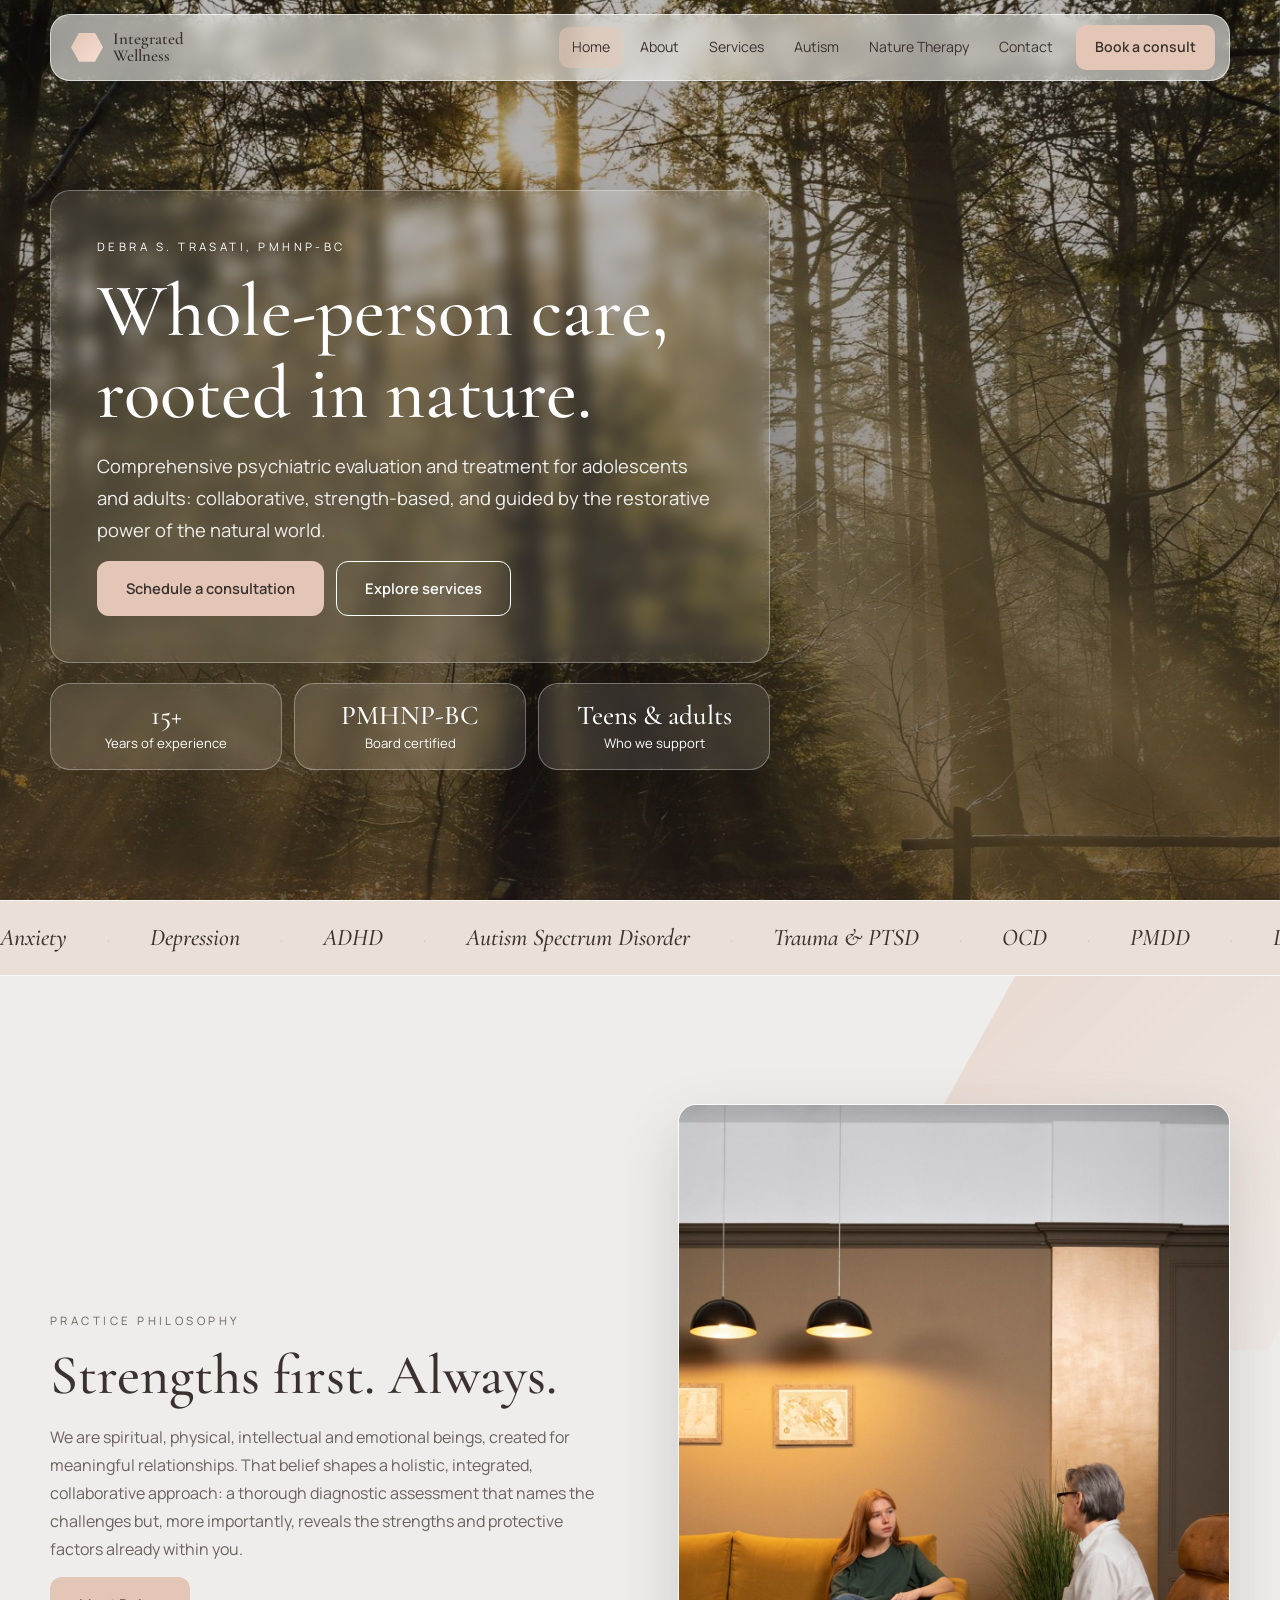
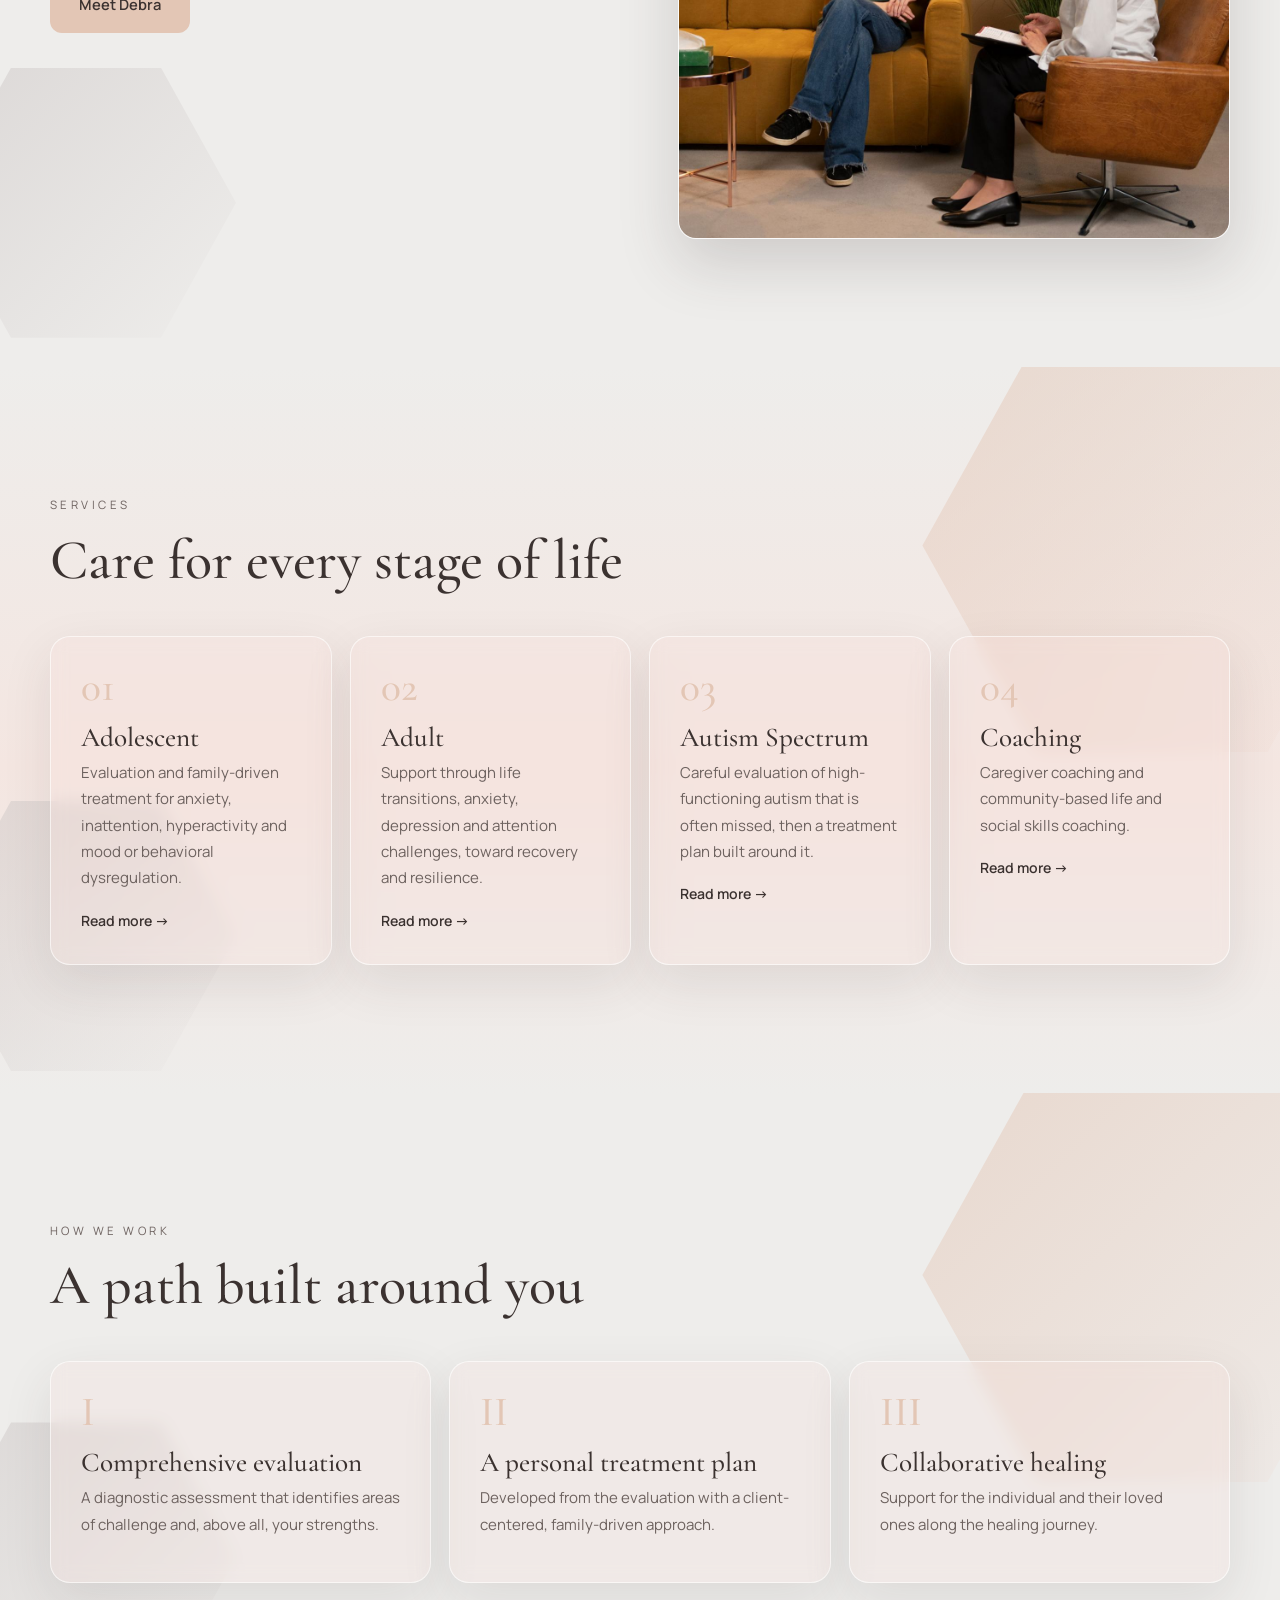
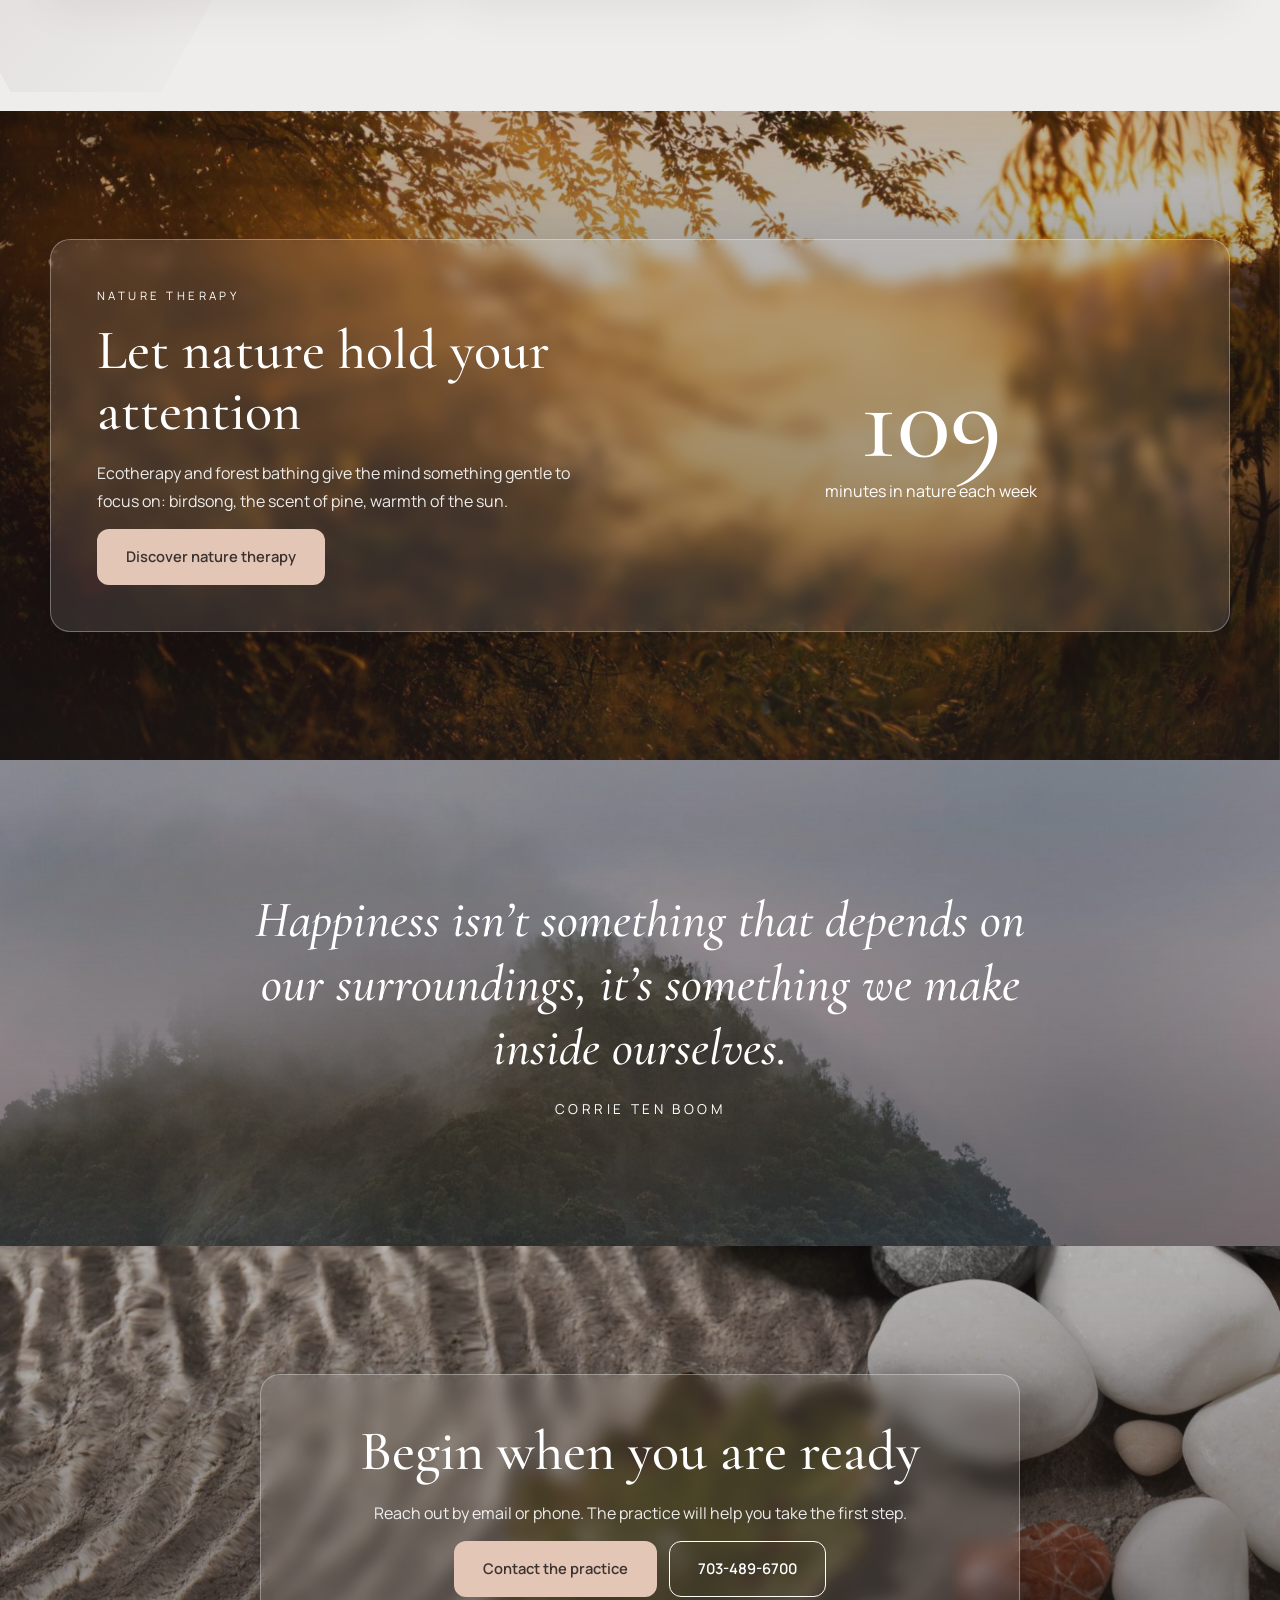
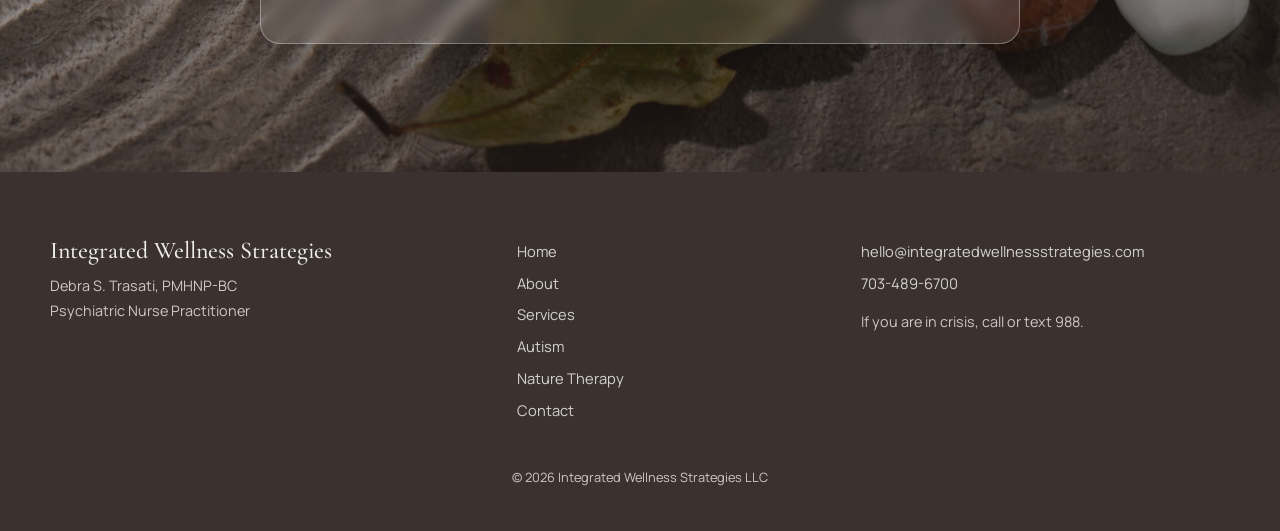
<file: index.html>
<!doctype html><html lang="en"><head><meta charset="utf-8"><meta name="viewport" content="width=device-width,initial-scale=1"><title>Psychiatric Nurse Practitioner | Integrated Wellness Strategies</title><meta name="description" content="Comprehensive, strength-based psychiatric care for adolescents and adults with Debra S. Trasati, PMHNP-BC."><link rel="preconnect" href="https://fonts.googleapis.com"><link rel="preconnect" href="https://fonts.gstatic.com" crossorigin><link href="https://fonts.googleapis.com/css2?family=Cormorant+Garamond:ital,wght@0,500;0,600;1,500&family=Manrope:wght@400;500;600&display=swap" rel="stylesheet"><link rel="stylesheet" href="css/style.css"><script>document.documentElement.className="js"</script></head><body><div id="pg"></div><header id="hd"></header><main>
<section class="ph hero"><div class="bg"><img data-p src="img/hero.jpg" alt="Sunlight filtering through a quiet forest"></div><div class="w"><div class="gl pn rv"><span class="eb">Debra S. Trasati, PMHNP-BC</span><h1>Whole-person care, rooted in nature.</h1><p class="ld">Comprehensive psychiatric evaluation and treatment for adolescents and adults: collaborative, strength-based, and guided by the restorative power of the natural world.</p><div class="bt"><a class="btn" href="contact.html">Schedule a consultation</a><a class="btn gh" href="services.html">Explore services</a></div></div>
<div class="st"><div class="gl rv" style="--d:.2s"><b data-n="15" data-s="+">0</b>Years of experience</div><div class="gl rv" style="--d:.3s"><b>PMHNP-BC</b>Board certified</div><div class="gl rv" style="--d:.4s"><b>Teens &amp; adults</b>Who we support</div></div></div></section>
<div class="mq"><div><span>Anxiety</span><span>Depression</span><span>ADHD</span><span>Autism Spectrum Disorder</span><span>Trauma &amp; PTSD</span><span>OCD</span><span>PMDD</span><span>Life &amp; college adjustments</span><span>Mood regulation</span><span>Behavioral regulation</span></div></div>
<section class="hs"><div class="w sp"><div class="rv l"><span class="eb">Practice philosophy</span><h2>Strengths first. Always.</h2><p>We are spiritual, physical, intellectual and emotional beings, created for meaningful relationships. That belief shapes a holistic, integrated, collaborative approach: a thorough diagnostic assessment that names the challenges but, more importantly, reveals the strengths and protective factors already within you.</p><a class="btn" href="about.html">Meet Debra</a></div><div class="fr t rv r"><img src="img/welcome.jpg" alt="A young person in conversation with a caring clinician" loading="lazy"></div></div></section>
<section class="hs alt"><div class="w"><div class="hd rv"><span class="eb">Services</span><h2>Care for every stage of life</h2></div><div class="g4">
<a class="cd gl rv" data-tilt href="services.html#adolescent"><span class="num">01</span><h3>Adolescent</h3><p>Evaluation and family-driven treatment for anxiety, inattention, hyperactivity and mood or behavioral dysregulation.</p><span class="lk">Read more &rarr;</span></a>
<a class="cd gl rv" data-tilt style="--d:.1s" href="services.html#adult"><span class="num">02</span><h3>Adult</h3><p>Support through life transitions, anxiety, depression and attention challenges, toward recovery and resilience.</p><span class="lk">Read more &rarr;</span></a>
<a class="cd gl rv" data-tilt style="--d:.2s" href="autism.html"><span class="num">03</span><h3>Autism Spectrum</h3><p>Careful evaluation of high-functioning autism that is often missed, then a treatment plan built around it.</p><span class="lk">Read more &rarr;</span></a>
<a class="cd gl rv" data-tilt style="--d:.3s" href="services.html#coaching"><span class="num">04</span><h3>Coaching</h3><p>Caregiver coaching and community-based life and social skills coaching.</p><span class="lk">Read more &rarr;</span></a></div></div></section>
<section class="hs"><div class="w"><div class="hd rv"><span class="eb">How we work</span><h2>A path built around you</h2></div><div class="g3">
<div class="cd gl rv"><span class="num">I</span><h3>Comprehensive evaluation</h3><p>A diagnostic assessment that identifies areas of challenge and, above all, your strengths.</p></div>
<div class="cd gl rv" style="--d:.15s"><span class="num">II</span><h3>A personal treatment plan</h3><p>Developed from the evaluation with a client-centered, family-driven approach.</p></div>
<div class="cd gl rv" style="--d:.3s"><span class="num">III</span><h3>Collaborative healing</h3><p>Support for the individual and their loved ones along the healing journey.</p></div></div></div></section>
<section class="ph"><div class="bg"><img data-p src="img/willow.jpg" alt="Golden sunlight through willow trees" loading="lazy"></div><div class="w"><div class="gl pn sp rv z"><div><span class="eb">Nature therapy</span><h2>Let nature hold your attention</h2><p>Ecotherapy and forest bathing give the mind something gentle to focus on: birdsong, the scent of pine, warmth of the sun.</p><a class="btn" href="nature-therapy.html">Discover nature therapy</a></div><div class="ctr"><b data-n="120">0</b>minutes in nature each week</div></div></div></section>
<section class="ph"><div class="bg"><img data-p src="img/fog.jpg" alt="Mist rising over a forested peak" loading="lazy"></div><div class="w rv"><blockquote>Happiness isn&rsquo;t something that depends on our surroundings, it&rsquo;s something we make inside ourselves.<cite>Corrie Ten Boom</cite></blockquote></div></section>
<section class="ph"><div class="bg"><img data-p src="img/leaf.jpg" alt="" loading="lazy"></div><div class="w"><div class="gl pn cta rv z"><h2>Begin when you are ready</h2><p>Reach out by email or phone. The practice will help you take the first step.</p><div class="bt"><a class="btn" href="contact.html">Contact the practice</a><a class="btn gh" href="tel:+17034896700">703-489-6700</a></div></div></div></section></main><footer id="ft"></footer><script src="js/main.js"></script></body></html>
</file>
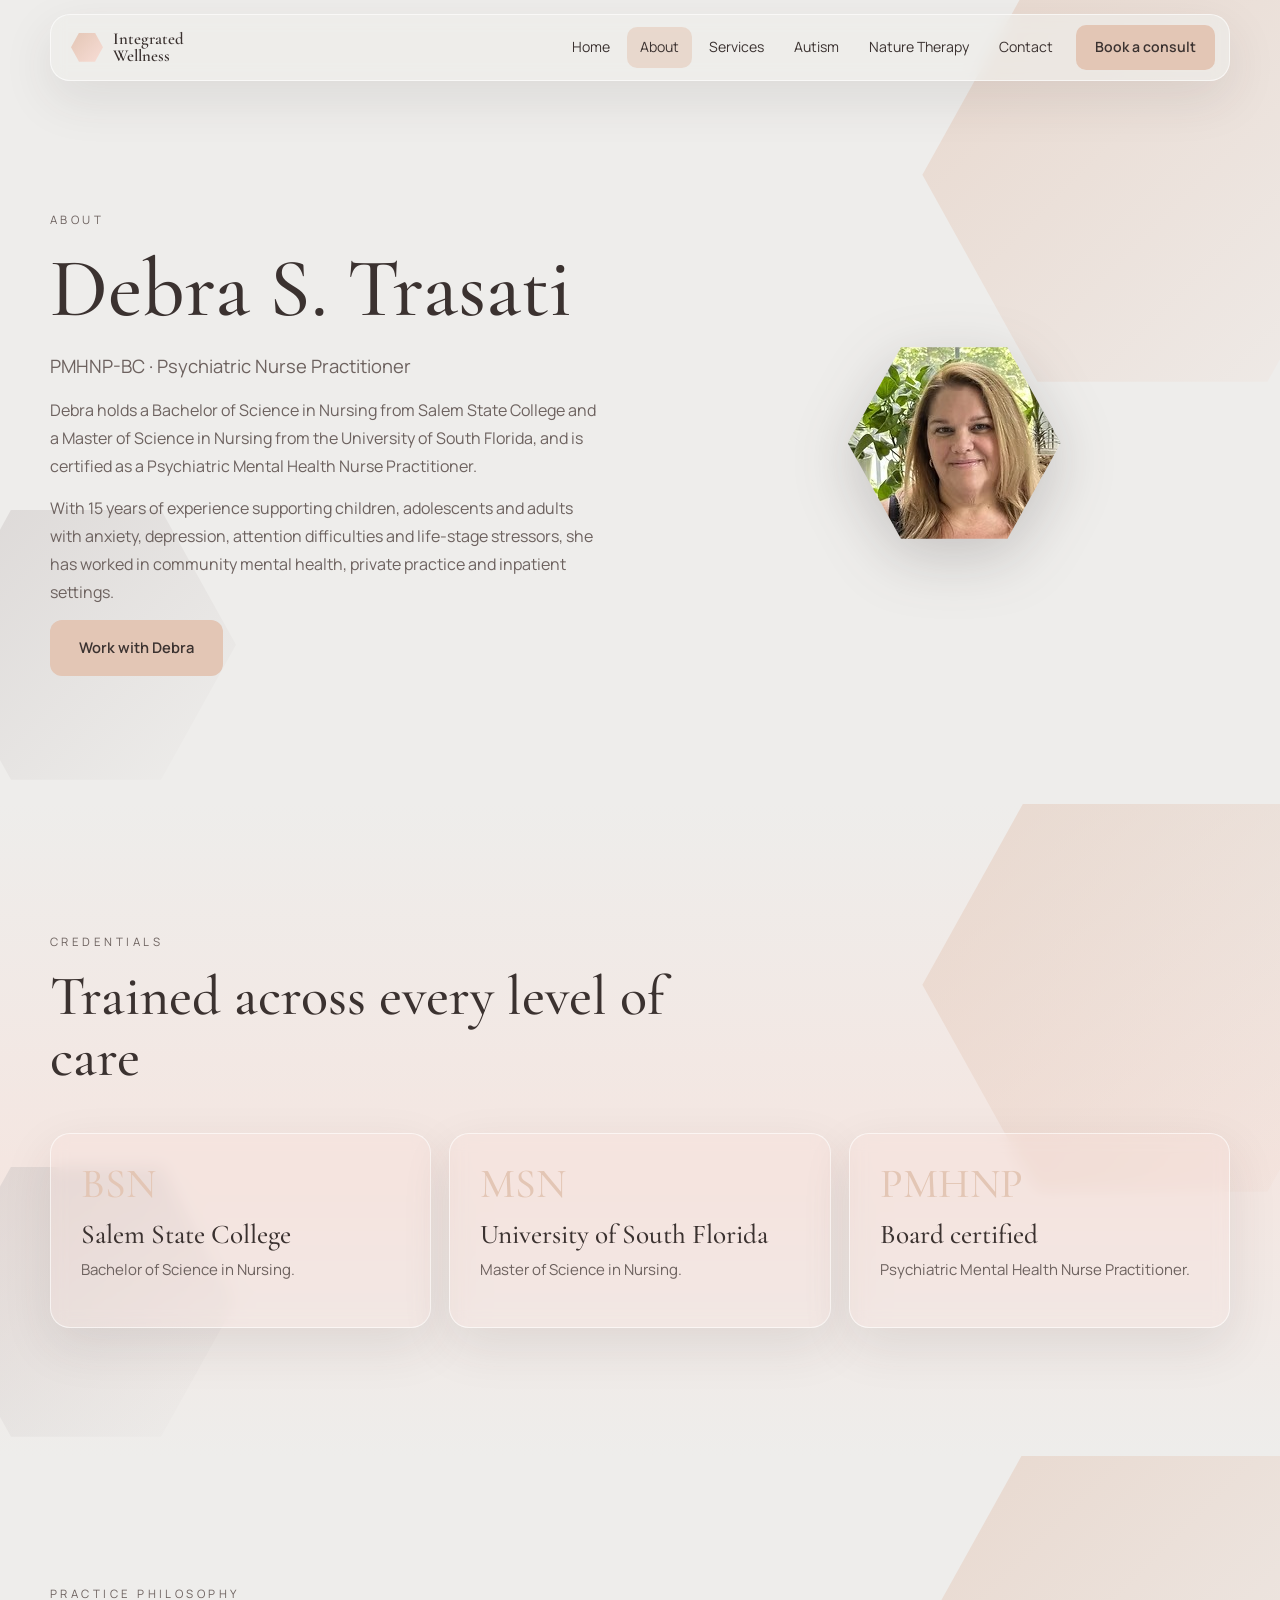
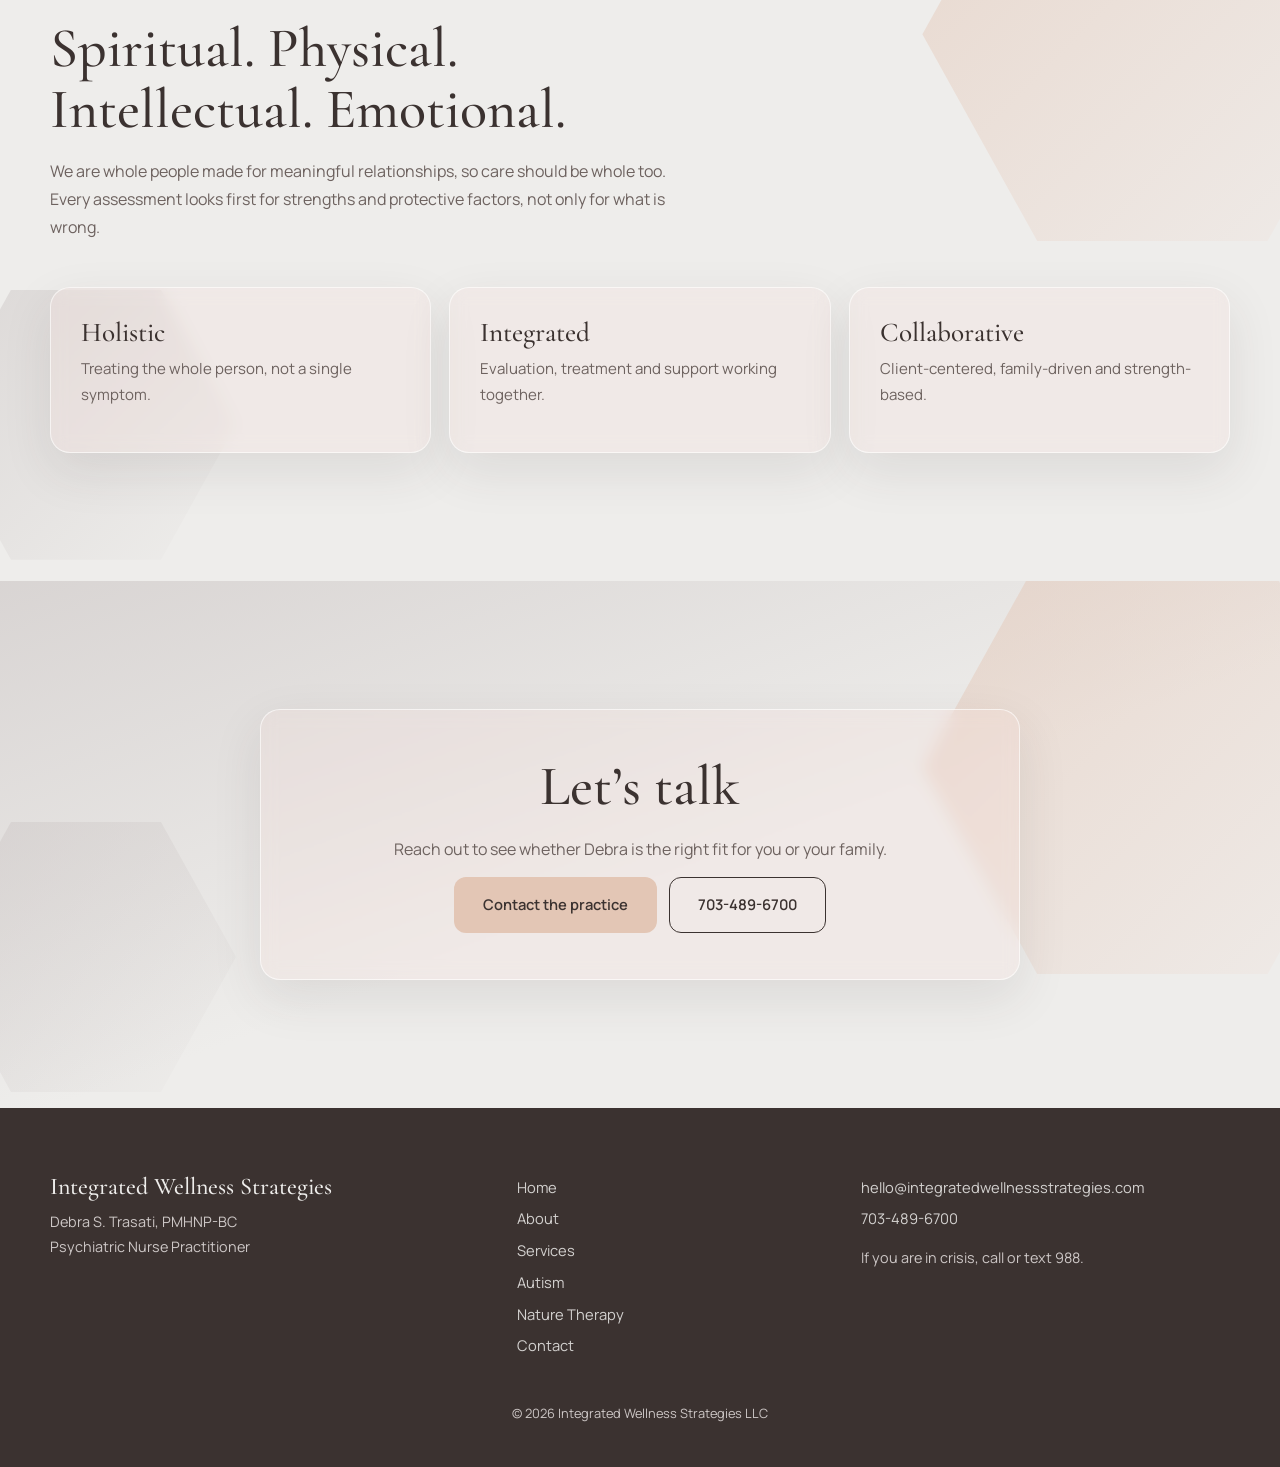
<file: about.html>
<!doctype html><html lang="en"><head><meta charset="utf-8"><meta name="viewport" content="width=device-width,initial-scale=1"><title>About Debra Trasati | Integrated Wellness Strategies</title><meta name="description" content="Debra S. Trasati, PMHNP-BC: 15 years of experience in community mental health, private practice and inpatient care."><link rel="preconnect" href="https://fonts.googleapis.com"><link rel="preconnect" href="https://fonts.gstatic.com" crossorigin><link href="https://fonts.googleapis.com/css2?family=Cormorant+Garamond:ital,wght@0,500;0,600;1,500&family=Manrope:wght@400;500;600&display=swap" rel="stylesheet"><link rel="stylesheet" href="css/style.css"><script>document.documentElement.className="js"</script></head><body><div id="pg"></div><header id="hd"></header><main>
<section class="hs top"><div class="w sp"><div class="rv l"><span class="eb">About</span><h1>Debra S. Trasati</h1><p class="ld">PMHNP-BC &middot; Psychiatric Nurse Practitioner</p><p>Debra holds a Bachelor of Science in Nursing from Salem State College and a Master of Science in Nursing from the University of South Florida, and is certified as a Psychiatric Mental Health Nurse Practitioner.</p><p>With 15 years of experience supporting children, adolescents and adults with anxiety, depression, attention difficulties and life-stage stressors, she has worked in community mental health, private practice and inpatient settings.</p><a class="btn" href="contact.html">Work with Debra</a></div><div class="hxw rv r"><div class="fr hxf"><img src="img/head.jpg" alt="Portrait of Debra S. Trasati"></div></div></div></section>
<section class="hs alt"><div class="w"><div class="hd rv"><span class="eb">Credentials</span><h2>Trained across every level of care</h2></div><div class="g3">
<div class="cd gl rv"><span class="num">BSN</span><h3>Salem State College</h3><p>Bachelor of Science in Nursing.</p></div>
<div class="cd gl rv" style="--d:.15s"><span class="num">MSN</span><h3>University of South Florida</h3><p>Master of Science in Nursing.</p></div>
<div class="cd gl rv" style="--d:.3s"><span class="num">PMHNP</span><h3>Board certified</h3><p>Psychiatric Mental Health Nurse Practitioner.</p></div></div></div></section>
<section class="hs"><div class="w"><div class="hd rv"><span class="eb">Practice philosophy</span><h2>Spiritual. Physical. Intellectual. Emotional.</h2><p>We are whole people made for meaningful relationships, so care should be whole too. Every assessment looks first for strengths and protective factors, not only for what is wrong.</p></div><div class="g3">
<div class="cd gl rv" data-tilt><h3>Holistic</h3><p>Treating the whole person, not a single symptom.</p></div>
<div class="cd gl rv" data-tilt style="--d:.15s"><h3>Integrated</h3><p>Evaluation, treatment and support working together.</p></div>
<div class="cd gl rv" data-tilt style="--d:.3s"><h3>Collaborative</h3><p>Client-centered, family-driven and strength-based.</p></div></div></div></section>
<section class="hs gr"><div class="w"><div class="gl pn cta rv z"><h2>Let&rsquo;s talk</h2><p>Reach out to see whether Debra is the right fit for you or your family.</p><div class="bt"><a class="btn" href="contact.html">Contact the practice</a><a class="btn gh" href="tel:+17034896700">703-489-6700</a></div></div></div></section></main><footer id="ft"></footer><script src="js/main.js"></script></body></html>
</file>
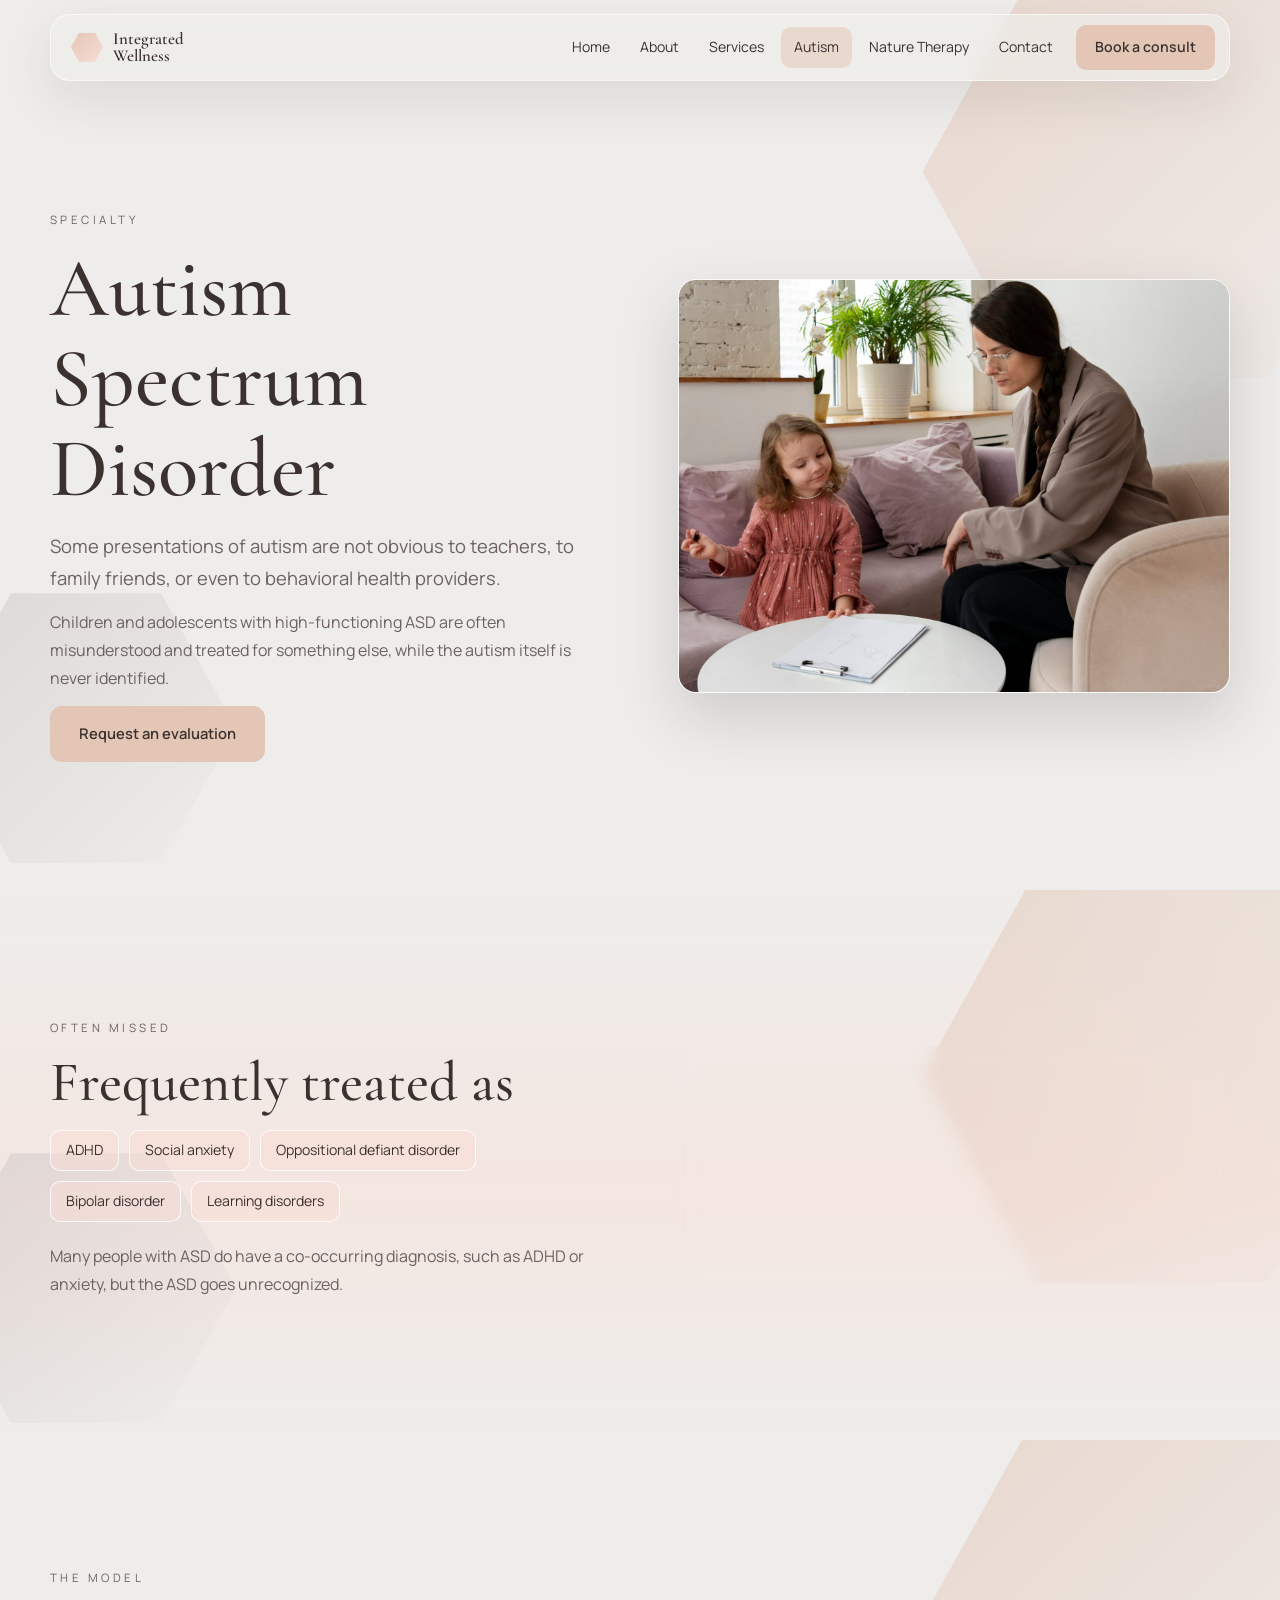
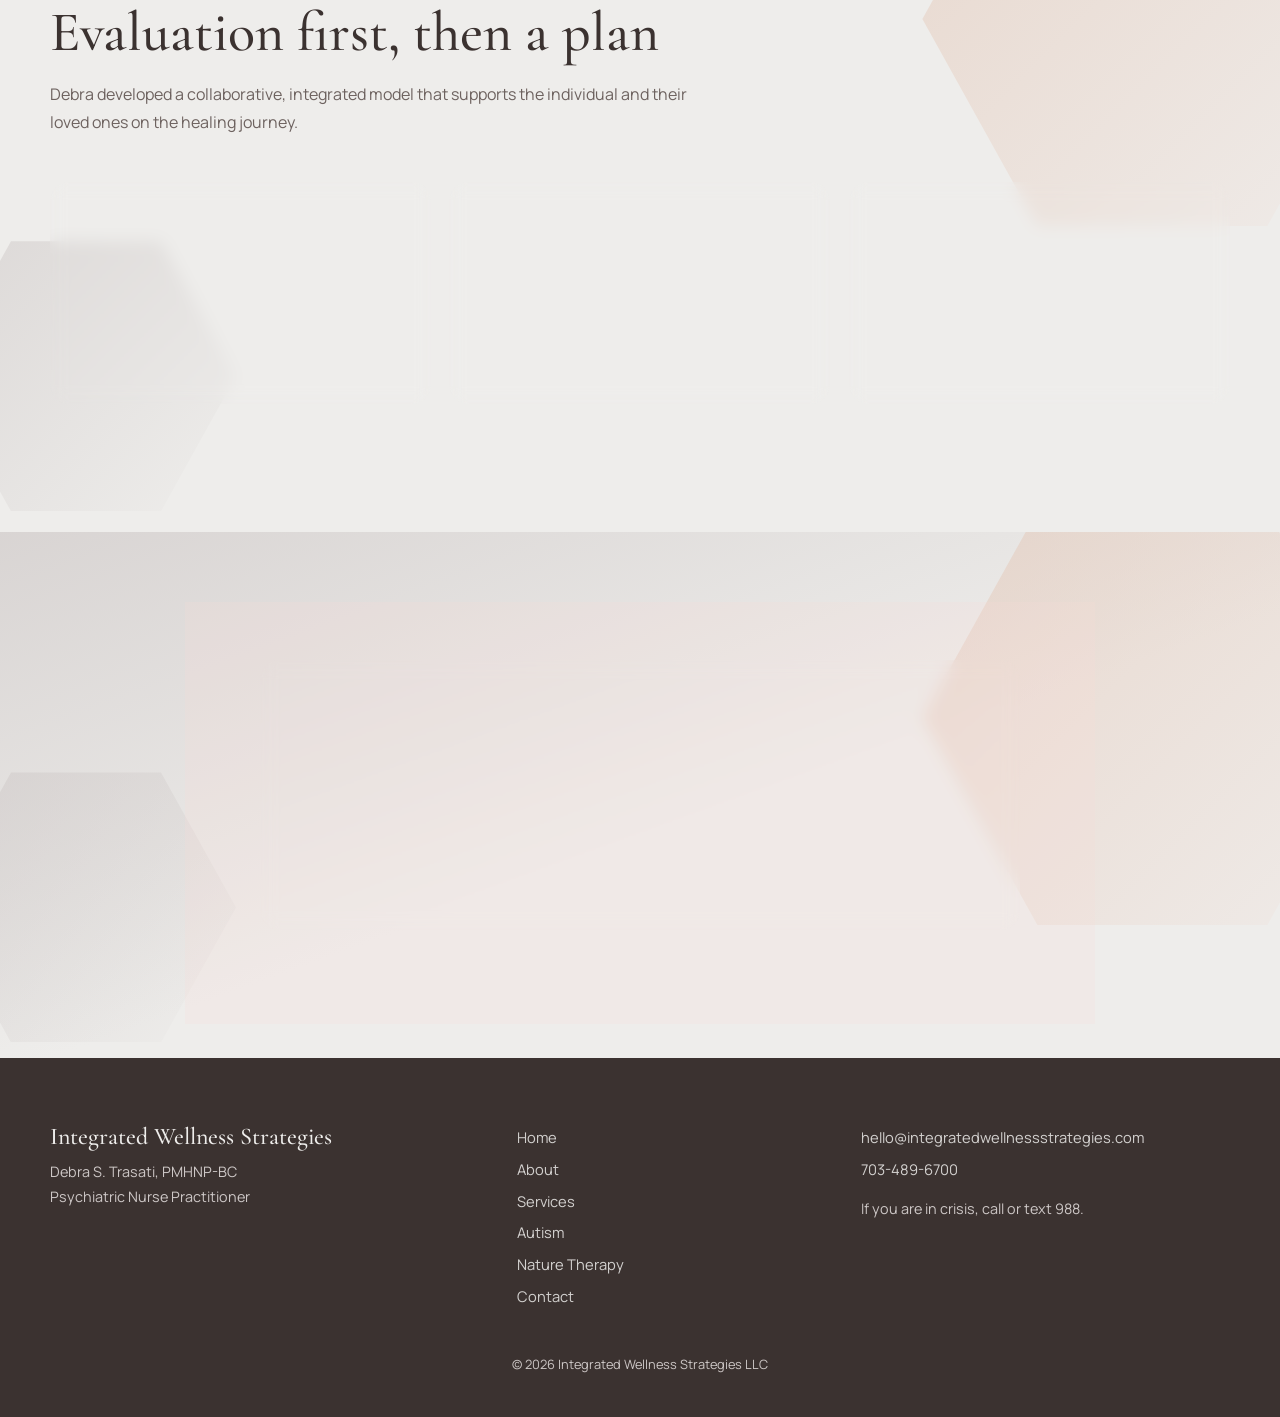
<file: autism.html>
<!doctype html><html lang="en"><head><meta charset="utf-8"><meta name="viewport" content="width=device-width,initial-scale=1"><title>Autism Spectrum Disorder | Integrated Wellness Strategies</title><meta name="description" content="Evaluation and integrated treatment for high-functioning autism that is often misunderstood or misdiagnosed."><link rel="preconnect" href="https://fonts.googleapis.com"><link rel="preconnect" href="https://fonts.gstatic.com" crossorigin><link href="https://fonts.googleapis.com/css2?family=Cormorant+Garamond:ital,wght@0,500;0,600;1,500&family=Manrope:wght@400;500;600&display=swap" rel="stylesheet"><link rel="stylesheet" href="css/style.css"><script>document.documentElement.className="js"</script></head><body><div id="pg"></div><header id="hd"></header><main>
<section class="hs top"><div class="w sp"><div class="rv l"><span class="eb">Specialty</span><h1>Autism Spectrum Disorder</h1><p class="ld">Some presentations of autism are not obvious to teachers, to family friends, or even to behavioral health providers.</p><p>Children and adolescents with high-functioning ASD are often misunderstood and treated for something else, while the autism itself is never identified.</p><a class="btn" href="contact.html">Request an evaluation</a></div><div class="fr rv r"><img src="img/child.jpg" alt="A young child drawing during a gentle session with a clinician"></div></div></section>
<section class="hs alt"><div class="w sp"><div class="rv l"><span class="eb">Often missed</span><h2>Frequently treated as</h2><div class="ch"><span>ADHD</span><span>Social anxiety</span><span>Oppositional defiant disorder</span><span>Bipolar disorder</span><span>Learning disorders</span></div><p>Many people with ASD do have a co-occurring diagnosis, such as ADHD or anxiety, but the ASD goes unrecognized.</p></div><div class="gl pn rv r"><blockquote style="font-size:clamp(1.6rem,3.4vw,2.4rem)">Once autism is identified, the entire paradigm of treatment changes.</blockquote></div></div></section>
<section class="hs"><div class="w"><div class="hd rv"><span class="eb">The model</span><h2>Evaluation first, then a plan</h2><p>Debra developed a collaborative, integrated model that supports the individual and their loved ones on the healing journey.</p></div><div class="g3">
<div class="cd gl rv"><span class="num">01</span><h3>Comprehensive evaluation</h3><p>The foundation for everything that follows.</p></div>
<div class="cd gl rv" style="--d:.15s"><span class="num">02</span><h3>Treatment plan</h3><p>Built directly from what the evaluation reveals.</p></div>
<div class="cd gl rv" style="--d:.3s"><span class="num">03</span><h3>Family support</h3><p>Including caregiver coaching for practical, daily tools.</p></div></div></div></section>
<section class="hs gr"><div class="w"><div class="gl pn cta rv z"><h2>Ask about an evaluation</h2><p>Reach out to talk through your concerns for your child, teen or yourself.</p><div class="bt"><a class="btn" href="contact.html">Contact the practice</a><a class="btn gh" href="tel:+17034896700">703-489-6700</a></div></div></div></section></main><footer id="ft"></footer><script src="js/main.js"></script></body></html>
</file>
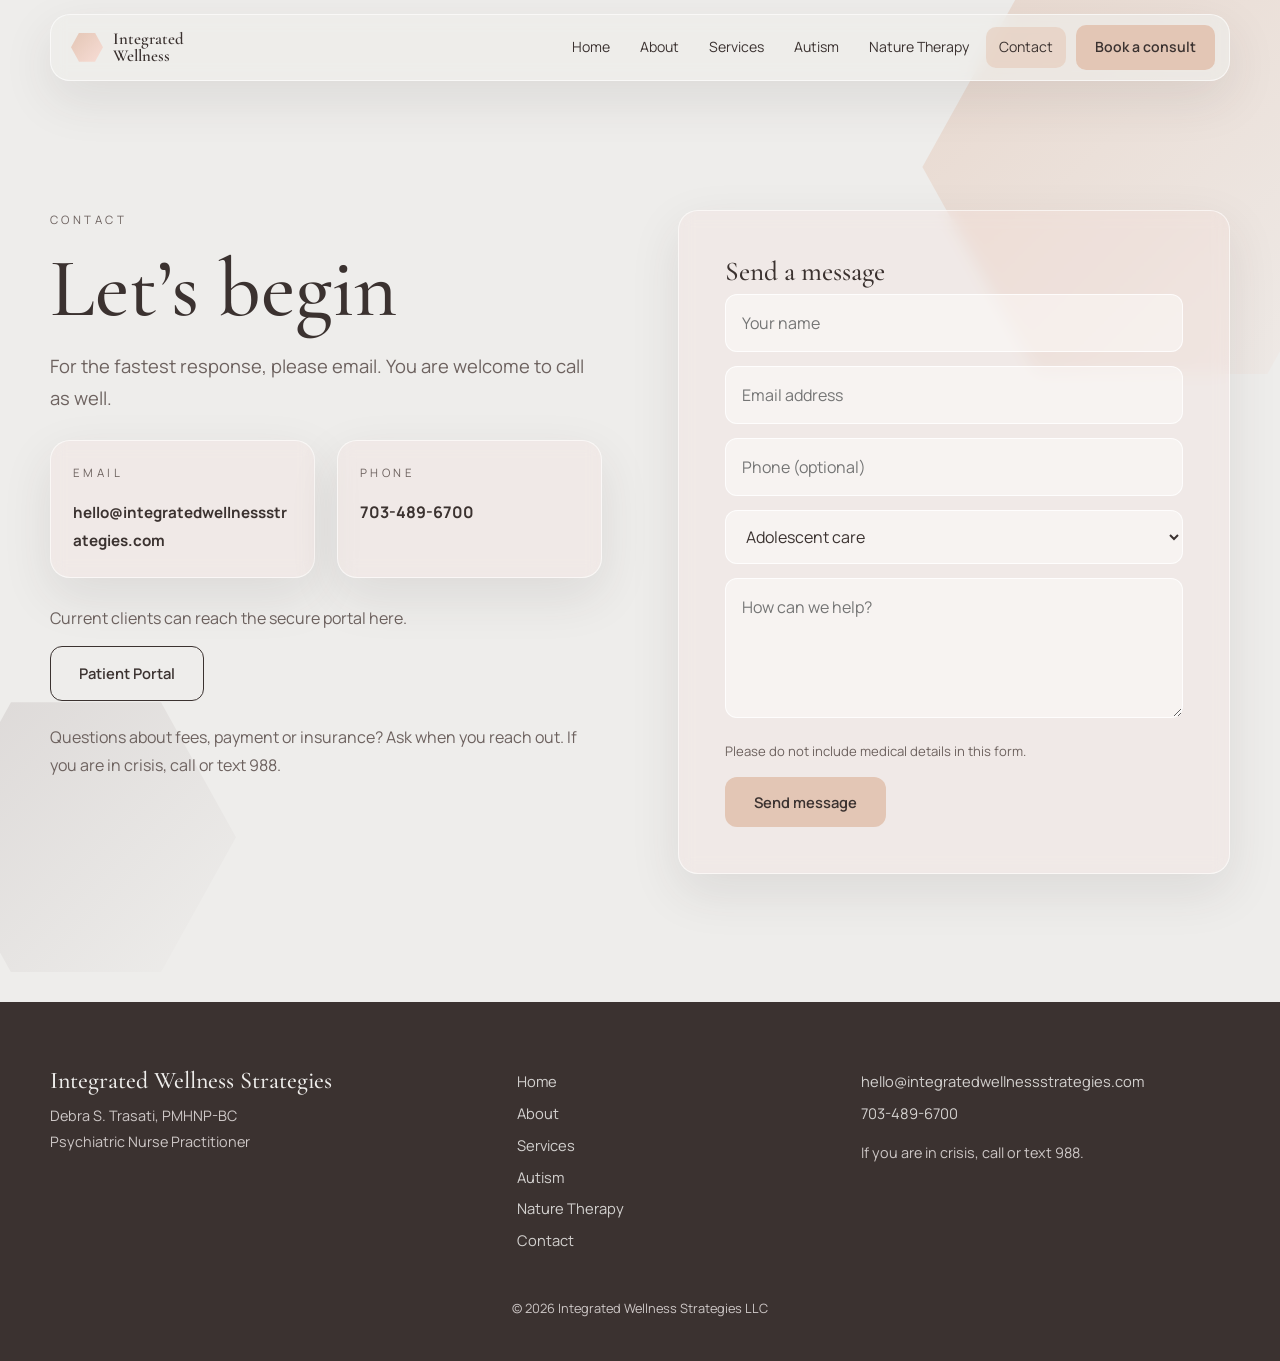
<file: contact.html>
<!doctype html><html lang="en"><head><meta charset="utf-8"><meta name="viewport" content="width=device-width,initial-scale=1"><title>Contact | Integrated Wellness Strategies</title><meta name="description" content="Contact Debra S. Trasati, PMHNP-BC. Email hello@integratedwellnessstrategies.com or call 703-489-6700."><link rel="preconnect" href="https://fonts.googleapis.com"><link rel="preconnect" href="https://fonts.gstatic.com" crossorigin><link href="https://fonts.googleapis.com/css2?family=Cormorant+Garamond:ital,wght@0,500;0,600;1,500&family=Manrope:wght@400;500;600&display=swap" rel="stylesheet"><link rel="stylesheet" href="css/style.css"><script>document.documentElement.className="js"</script></head><body><div id="pg"></div><header id="hd"></header><main>
<section class="hs top"><div class="w sp" style="align-items:start"><div class="rv l"><span class="eb">Contact</span><h1>Let&rsquo;s begin</h1><p class="ld">For the fastest response, please email. You are welcome to call as well.</p>
<div class="g2" style="margin:26px 0"><a class="cd gl" href="mailto:hello@integratedwellnessstrategies.com" style="padding:22px"><span class="eb">Email</span><b style="word-break:break-word;font-size:.95rem">hello@integratedwellnessstrategies.com</b></a><a class="cd gl" href="tel:+17034896700" style="padding:22px"><span class="eb">Phone</span><b>703-489-6700</b></a></div>
<p>Current clients can reach the secure portal here.</p><div class="bt"><a class="btn gh" href="https://www.integratedwellnessstrategies.com/patient-portal" style="color:var(--k)">Patient Portal</a></div>
<p style="margin-top:22px">Questions about fees, payment or insurance? Ask when you reach out. If you are in crisis, call or text 988.</p></div>
<form id="fm" class="fm gl pn rv r" name="contact" method="POST" data-netlify="true"><input type="hidden" name="form-name" value="contact"><h3>Send a message</h3><input name="name" placeholder="Your name" aria-label="Your name" required autocomplete="name"><input type="email" name="email" placeholder="Email address" aria-label="Email" required autocomplete="email"><input type="tel" name="phone" placeholder="Phone (optional)" aria-label="Phone" autocomplete="tel"><select name="topic" aria-label="Topic"><option>Adolescent care</option><option>Adult care</option><option>Autism evaluation</option><option>Coaching</option><option>Nature therapy</option><option>Something else</option></select><textarea name="message" placeholder="How can we help?" aria-label="Message" required></textarea><small>Please do not include medical details in this form.</small><button class="btn" type="submit">Send message</button></form></div></section>
</main><footer id="ft"></footer><script src="js/main.js"></script></body></html>
</file>
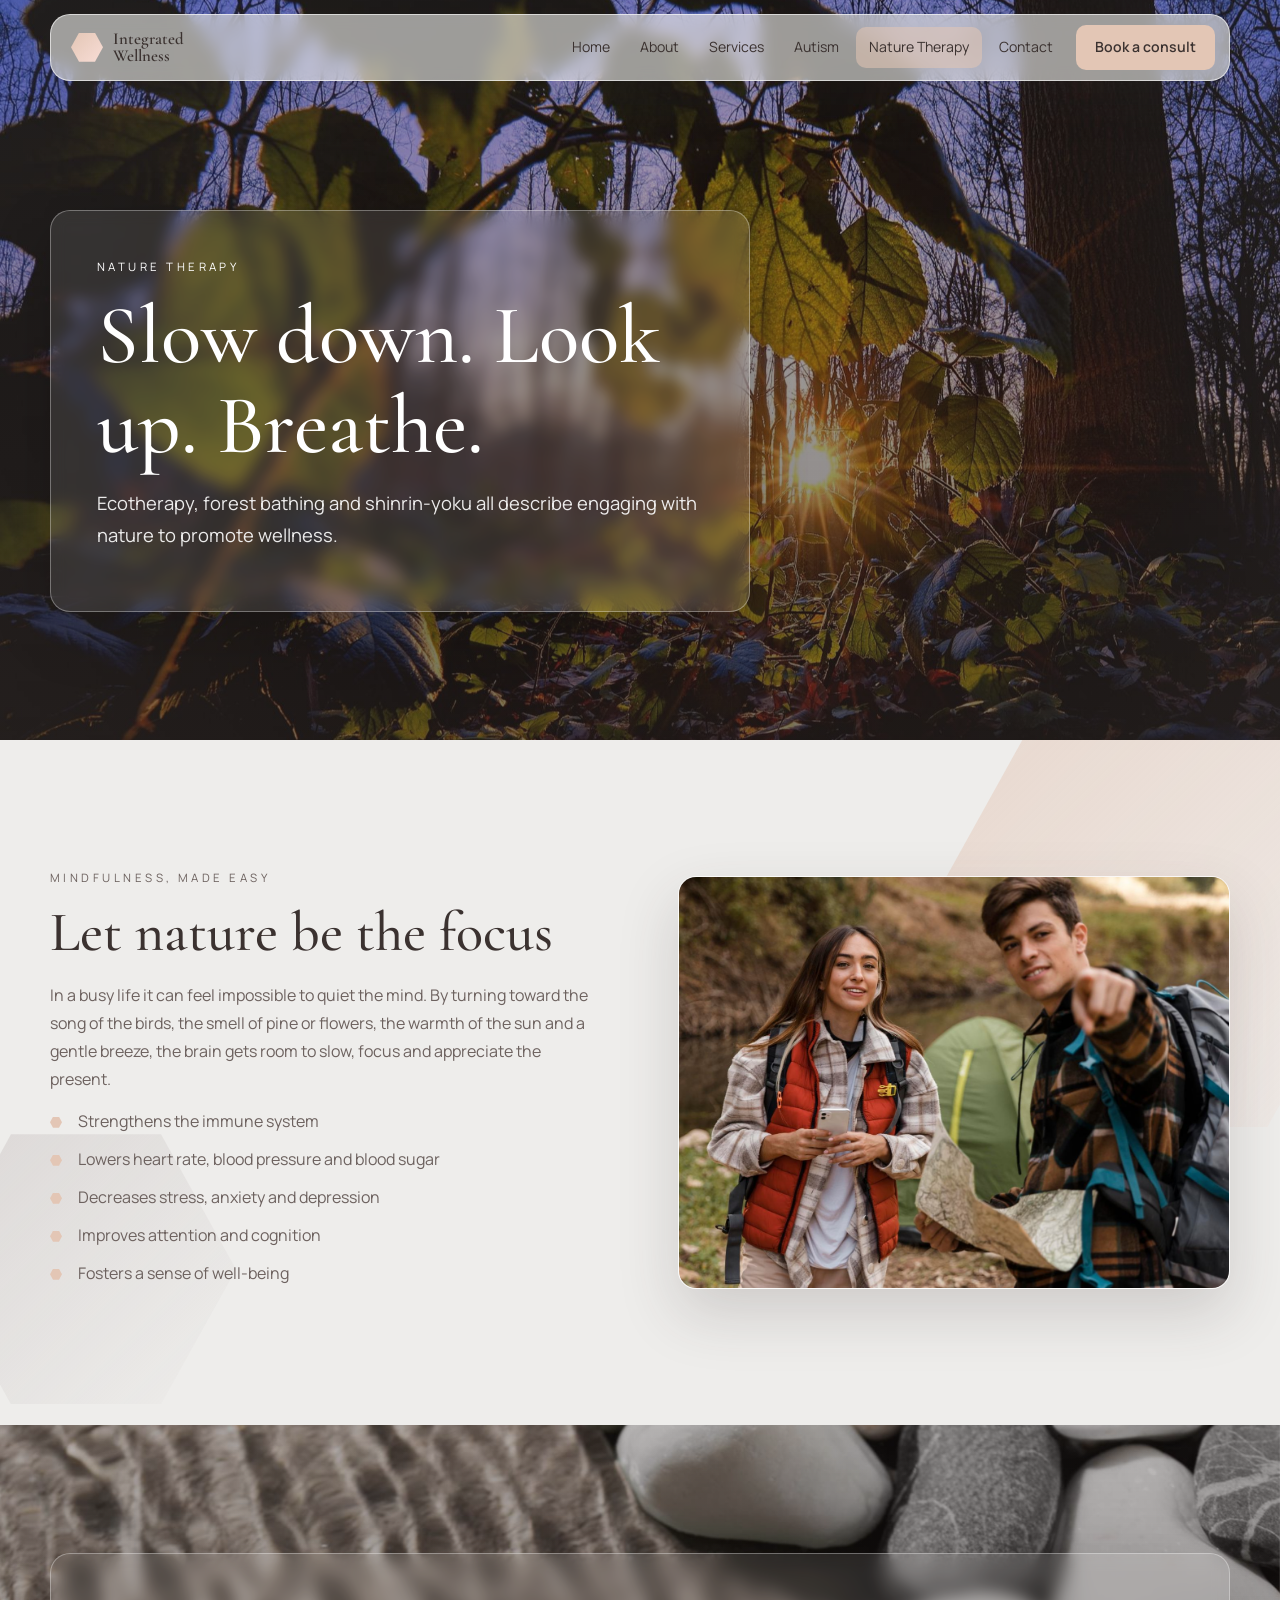
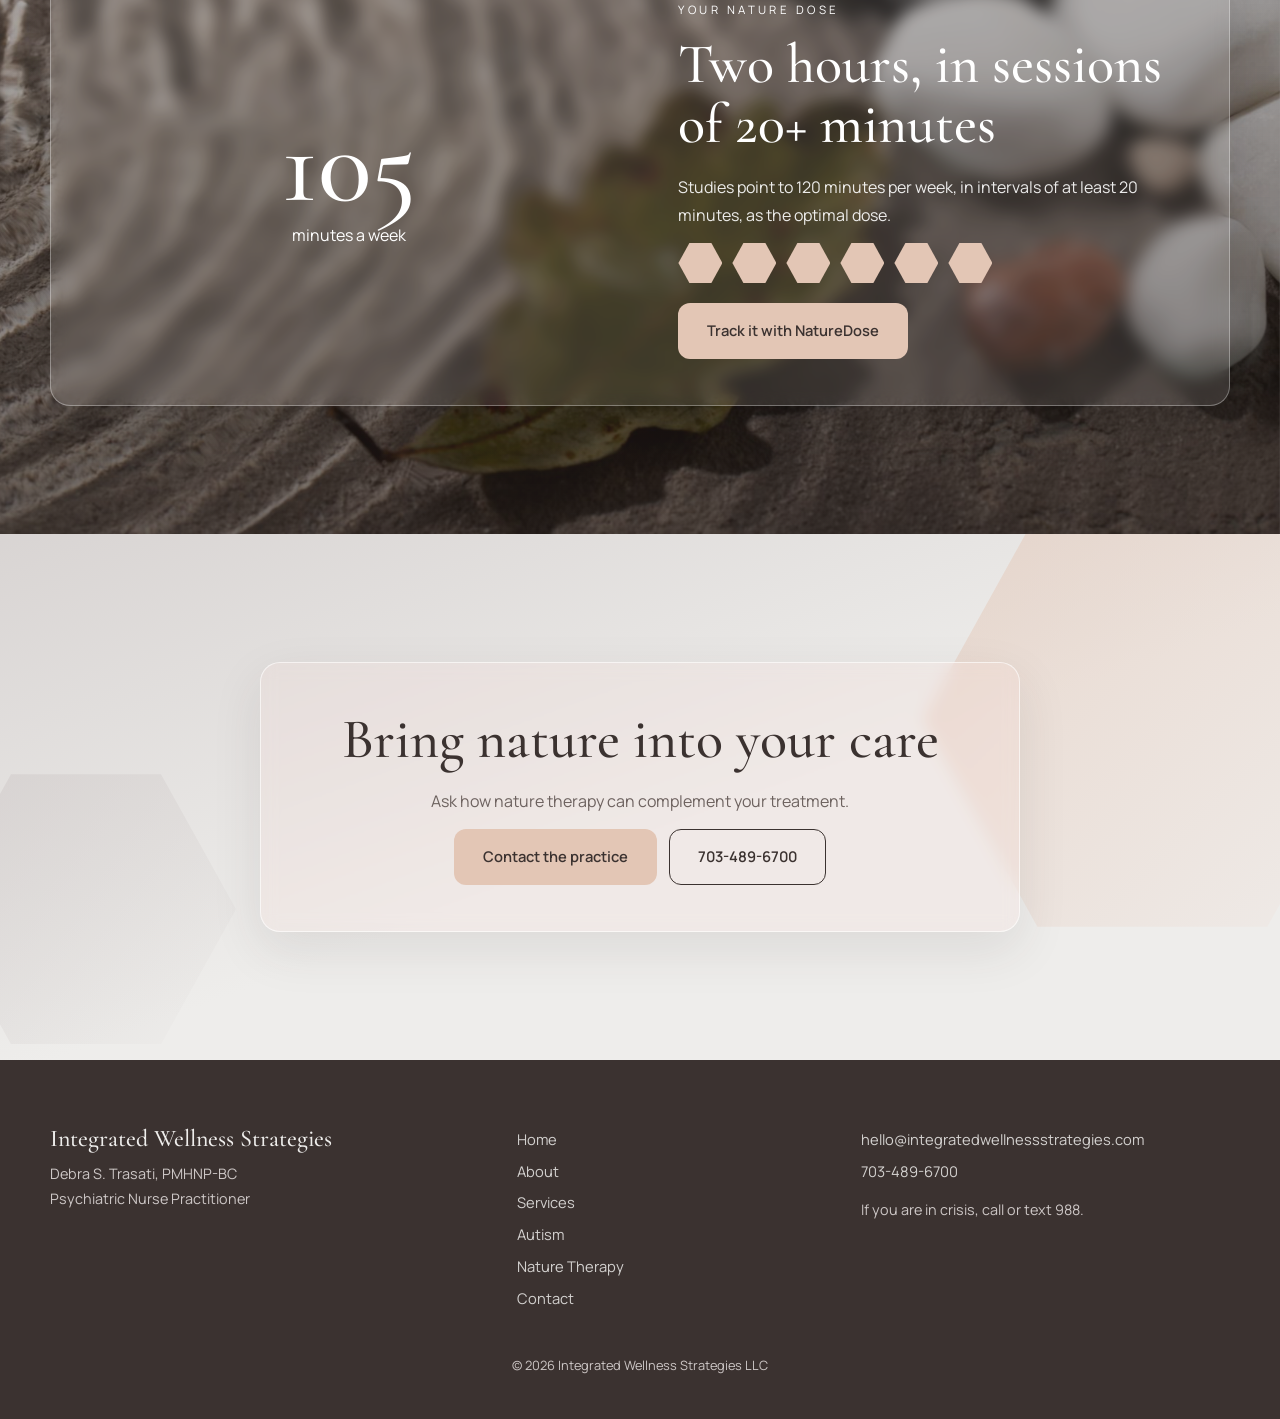
<file: nature-therapy.html>
<!doctype html><html lang="en"><head><meta charset="utf-8"><meta name="viewport" content="width=device-width,initial-scale=1"><title>Nature Therapy | Integrated Wellness Strategies</title><meta name="description" content="Ecotherapy and forest bathing as a restorative mindfulness practice, with the research-backed nature dose."><link rel="preconnect" href="https://fonts.googleapis.com"><link rel="preconnect" href="https://fonts.gstatic.com" crossorigin><link href="https://fonts.googleapis.com/css2?family=Cormorant+Garamond:ital,wght@0,500;0,600;1,500&family=Manrope:wght@400;500;600&display=swap" rel="stylesheet"><link rel="stylesheet" href="css/style.css"><script>document.documentElement.className="js"</script></head><body><div id="pg"></div><header id="hd"></header><main>
<section class="ph top" style="min-height:80svh;display:flex;align-items:flex-end"><div class="bg"><img data-p src="img/sun.jpg" alt="Low sun shining through leaves in a forest"></div><div class="w"><div class="gl pn rv" style="max-width:700px"><span class="eb">Nature therapy</span><h1>Slow down. Look up. Breathe.</h1><p class="ld">Ecotherapy, forest bathing and shinrin-yoku all describe engaging with nature to promote wellness.</p></div></div></section>
<section class="hs"><div class="w sp"><div class="rv l"><span class="eb">Mindfulness, made easy</span><h2>Let nature be the focus</h2><p>In a busy life it can feel impossible to quiet the mind. By turning toward the song of the birds, the smell of pine or flowers, the warmth of the sun and a gentle breeze, the brain gets room to slow, focus and appreciate the present.</p><ul class="ck"><li>Strengthens the immune system</li><li>Lowers heart rate, blood pressure and blood sugar</li><li>Decreases stress, anxiety and depression</li><li>Improves attention and cognition</li><li>Fosters a sense of well-being</li></ul></div><div class="fr rv r"><img src="img/hikers.jpg" alt="Two hikers by a stream with a tent behind them" loading="lazy"></div></div></section>
<section class="ph"><div class="bg"><img data-p src="img/leaf.jpg" alt="A leaf floating on rippling water" loading="lazy"></div><div class="w"><div class="gl pn sp rv z"><div class="ctr"><b data-n="120">0</b>minutes a week</div><div><span class="eb">Your nature dose</span><h2>Two hours, in sessions of 20+ minutes</h2><p>Studies point to 120 minutes per week, in intervals of at least 20 minutes, as the optimal dose.</p><div class="hxr rv" style="margin:0 0 20px;justify-content:flex-start"><i style="--d:.1s"></i><i style="--d:.3s"></i><i style="--d:.5s"></i><i style="--d:.7s"></i><i style="--d:.9s"></i><i style="--d:1.1s"></i></div><a class="btn" href="https://www.naturequant.com/naturedose/" target="_blank" rel="noopener">Track it with NatureDose</a></div></div></div></section>
<section class="hs gr"><div class="w"><div class="gl pn cta rv z"><h2>Bring nature into your care</h2><p>Ask how nature therapy can complement your treatment.</p><div class="bt"><a class="btn" href="contact.html">Contact the practice</a><a class="btn gh" href="tel:+17034896700">703-489-6700</a></div></div></div></section></main><footer id="ft"></footer><script src="js/main.js"></script></body></html>
</file>
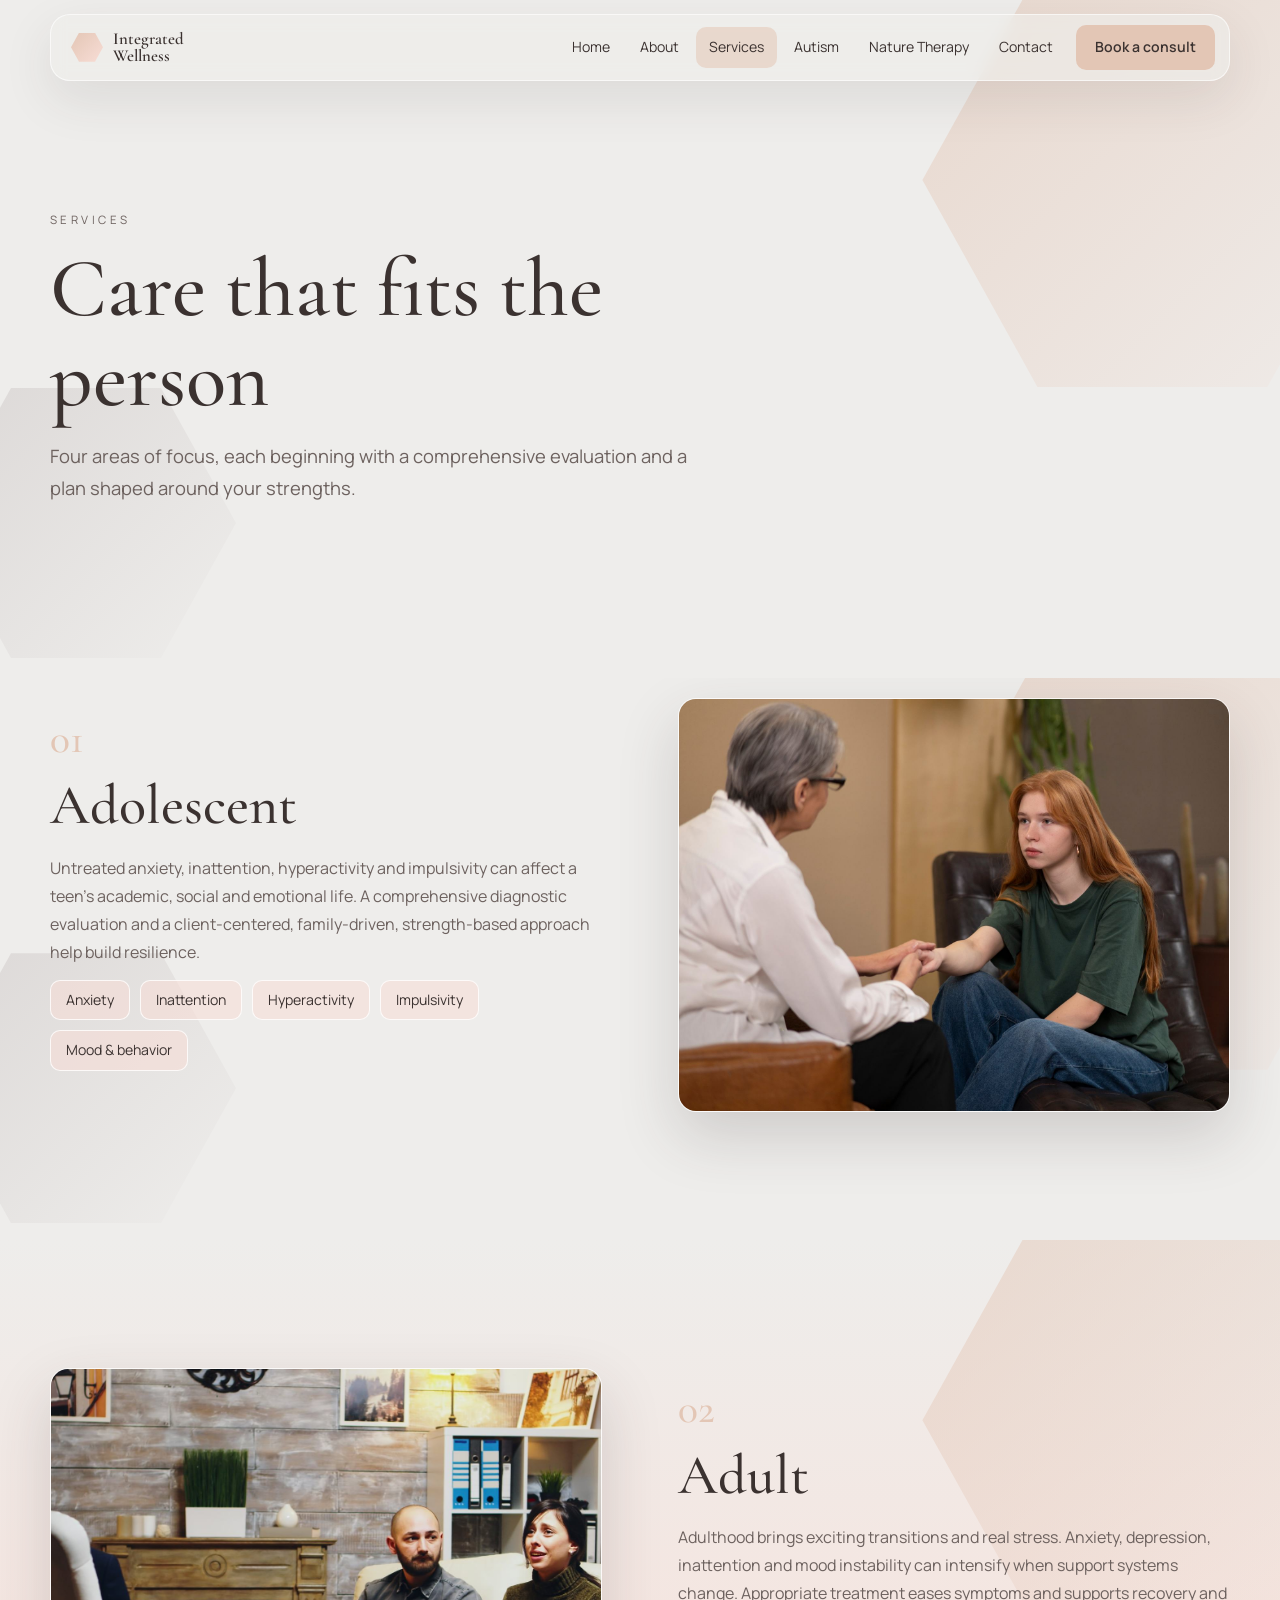
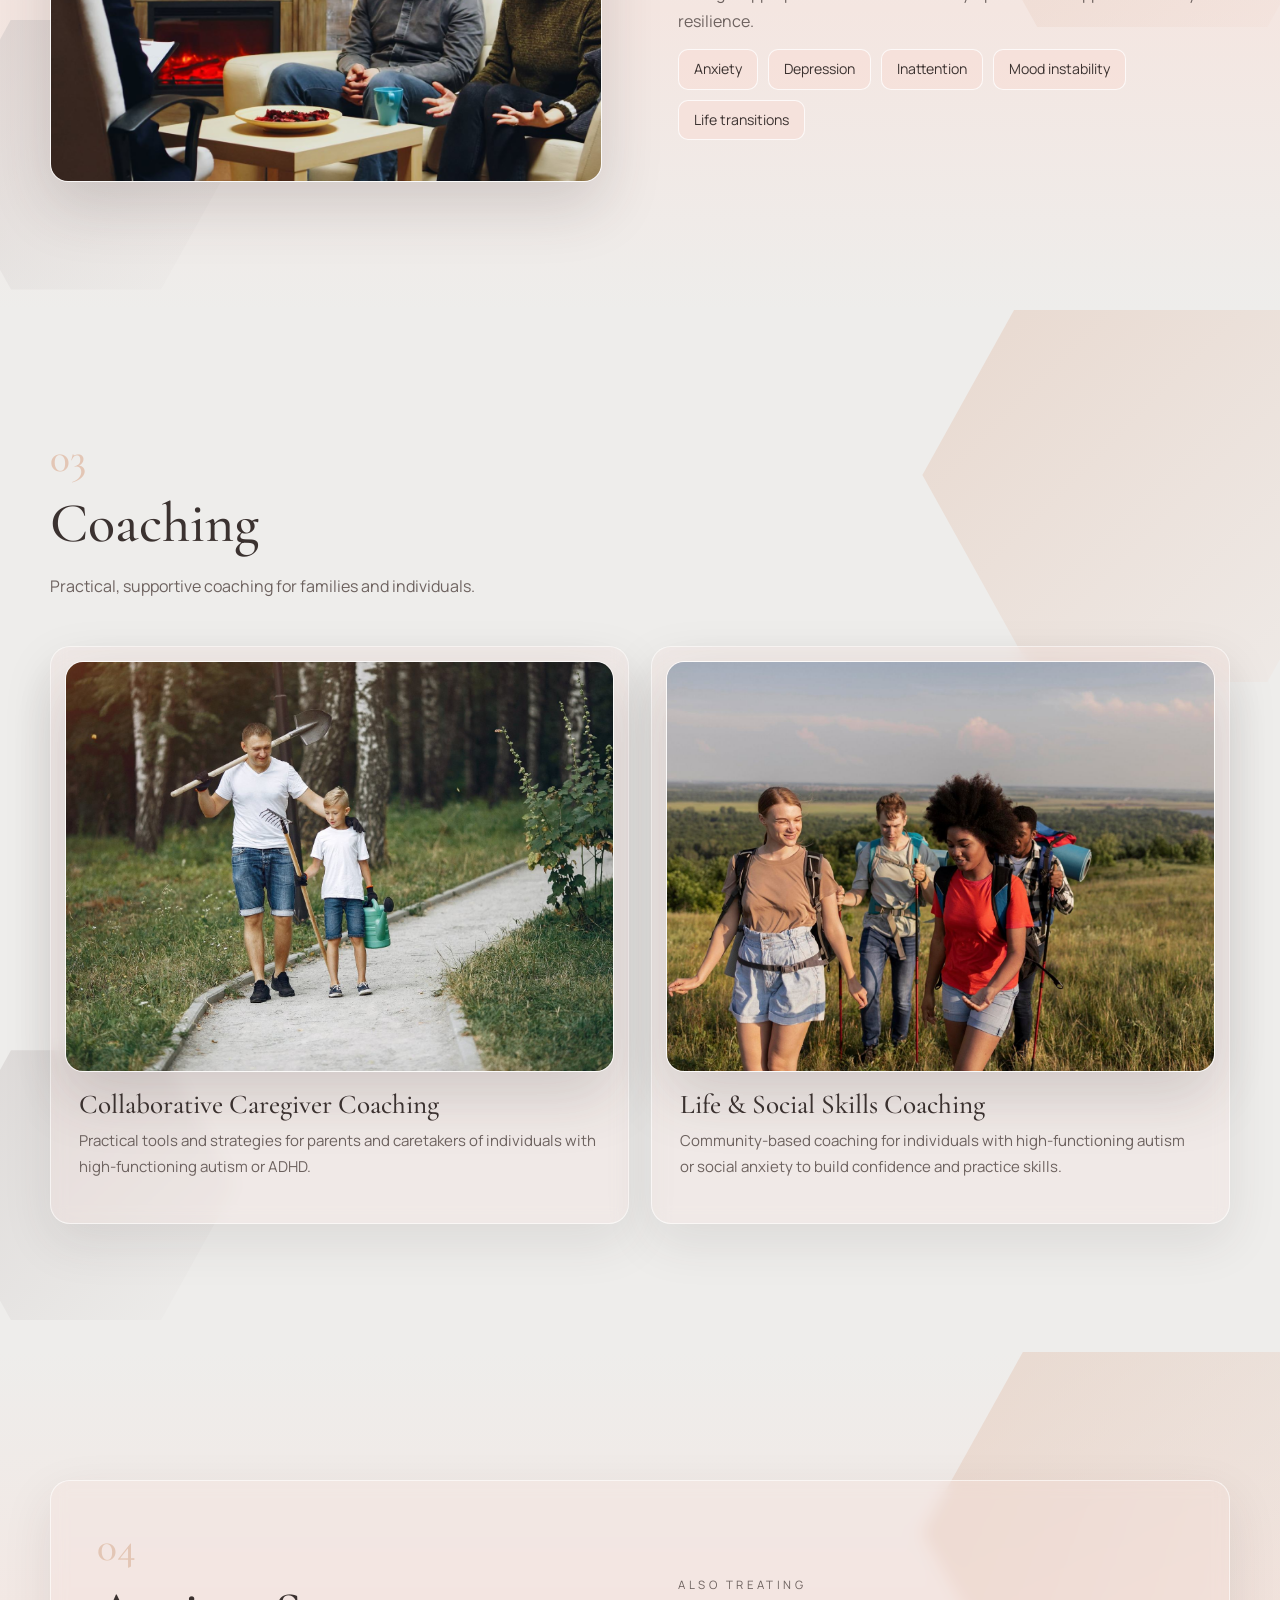
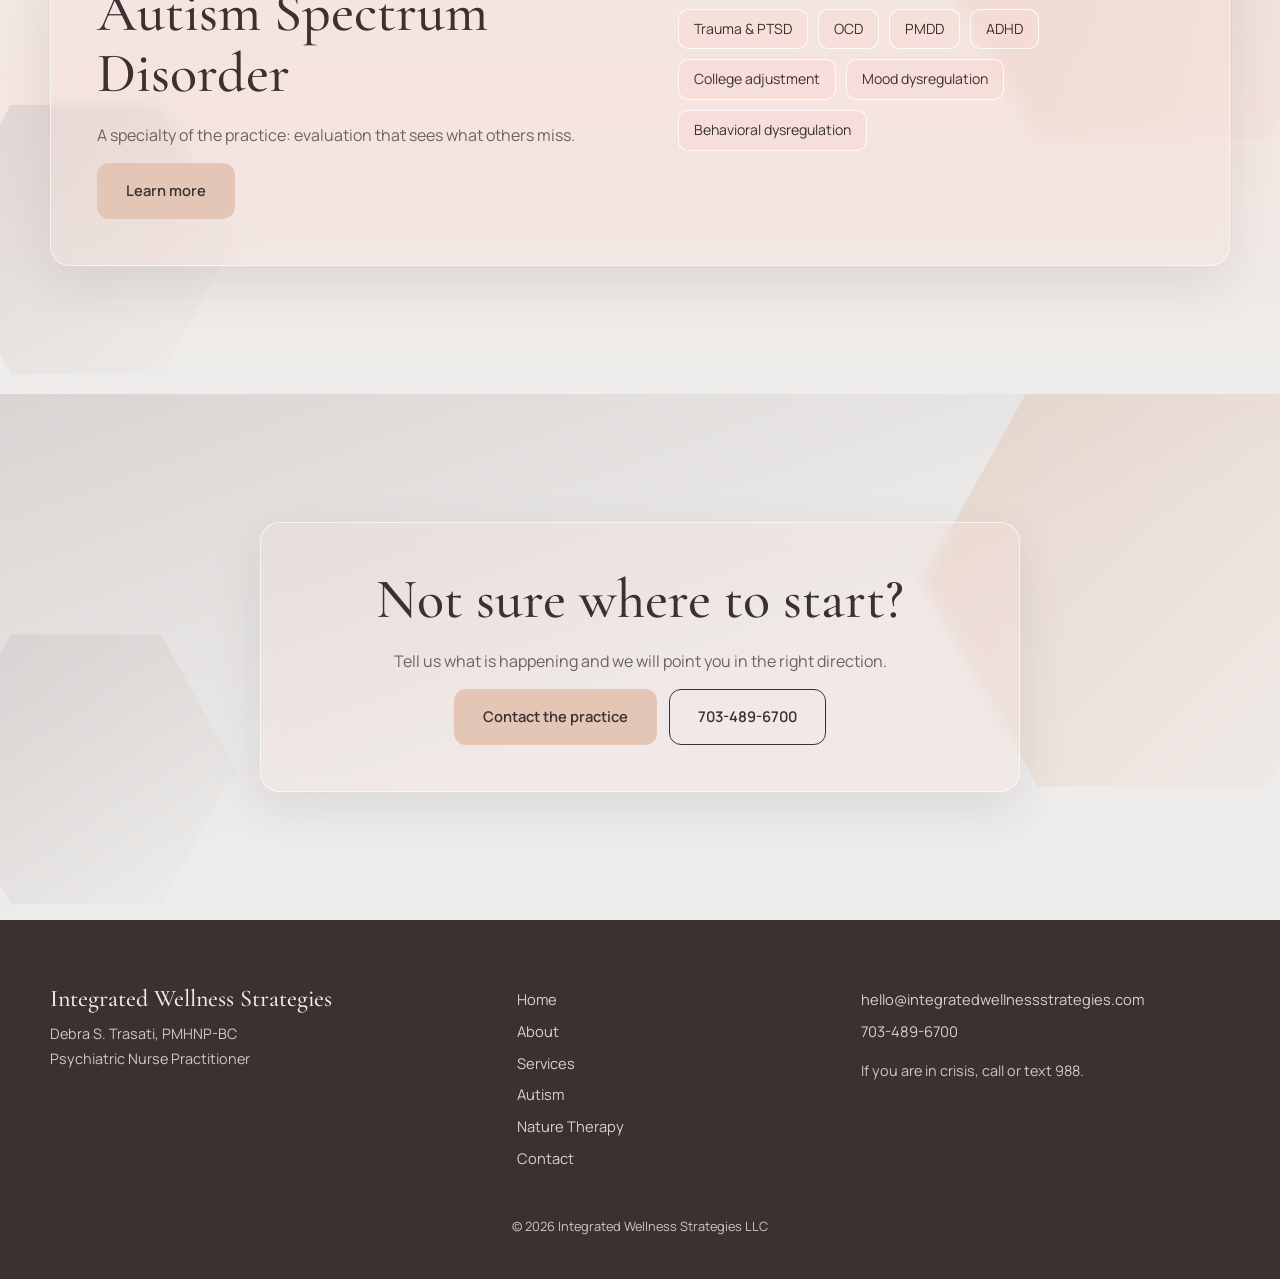
<file: services.html>
<!doctype html><html lang="en"><head><meta charset="utf-8"><meta name="viewport" content="width=device-width,initial-scale=1"><title>Services | Integrated Wellness Strategies</title><meta name="description" content="Adolescent, adult, autism spectrum and coaching services from a psychiatric nurse practitioner."><link rel="preconnect" href="https://fonts.googleapis.com"><link rel="preconnect" href="https://fonts.gstatic.com" crossorigin><link href="https://fonts.googleapis.com/css2?family=Cormorant+Garamond:ital,wght@0,500;0,600;1,500&family=Manrope:wght@400;500;600&display=swap" rel="stylesheet"><link rel="stylesheet" href="css/style.css"><script>document.documentElement.className="js"</script></head><body><div id="pg"></div><header id="hd"></header><main>
<section class="hs top"><div class="w"><div class="hd rv"><span class="eb">Services</span><h1>Care that fits the person</h1><p class="ld">Four areas of focus, each beginning with a comprehensive evaluation and a plan shaped around your strengths.</p></div></div></section>
<section class="hs" id="adolescent" style="padding-top:20px"><div class="w sp"><div class="rv l"><span class="num">01</span><h2>Adolescent</h2><p>Untreated anxiety, inattention, hyperactivity and impulsivity can affect a teen&rsquo;s academic, social and emotional life. A comprehensive diagnostic evaluation and a client-centered, family-driven, strength-based approach help build resilience.</p><div class="ch"><span>Anxiety</span><span>Inattention</span><span>Hyperactivity</span><span>Impulsivity</span><span>Mood &amp; behavior</span></div></div><div class="fr rv r"><img src="img/teen.jpg" alt="A teenager speaking with a clinician" loading="lazy"></div></div></section>
<section class="hs alt" id="adult"><div class="w sp rev"><div class="rv r"><span class="num">02</span><h2>Adult</h2><p>Adulthood brings exciting transitions and real stress. Anxiety, depression, inattention and mood instability can intensify when support systems change. Appropriate treatment eases symptoms and supports recovery and resilience.</p><div class="ch"><span>Anxiety</span><span>Depression</span><span>Inattention</span><span>Mood instability</span><span>Life transitions</span></div></div><div class="fr rv l"><img src="img/couple.jpg" alt="Adults in a therapy conversation" loading="lazy"></div></div></section>
<section class="hs" id="coaching"><div class="w"><div class="hd rv"><span class="num">03</span><h2>Coaching</h2><p>Practical, supportive coaching for families and individuals.</p></div><div class="g2">
<div class="cd gl rv" data-tilt style="padding:14px"><div class="fr" style="margin-bottom:18px"><img src="img/father.jpg" alt="A parent and child walking together outdoors" loading="lazy"></div><div style="padding:0 14px 14px"><h3>Collaborative Caregiver Coaching</h3><p>Practical tools and strategies for parents and caretakers of individuals with high-functioning autism or ADHD.</p></div></div>
<div class="cd gl rv" data-tilt style="padding:14px;--d:.15s"><div class="fr" style="margin-bottom:18px"><img src="img/friends.jpg" alt="Friends walking together on a hillside" loading="lazy"></div><div style="padding:0 14px 14px"><h3>Life &amp; Social Skills Coaching</h3><p>Community-based coaching for individuals with high-functioning autism or social anxiety to build confidence and practice skills.</p></div></div></div></div></section>
<section class="hs alt"><div class="w"><div class="gl pn sp rv z"><div><span class="num">04</span><h2>Autism Spectrum Disorder</h2><p>A specialty of the practice: evaluation that sees what others miss.</p><a class="btn" href="autism.html">Learn more</a></div><div><span class="eb">Also treating</span><div class="ch"><span>Trauma &amp; PTSD</span><span>OCD</span><span>PMDD</span><span>ADHD</span><span>College adjustment</span><span>Mood dysregulation</span><span>Behavioral dysregulation</span></div></div></div></div></section>
<section class="hs gr"><div class="w"><div class="gl pn cta rv z"><h2>Not sure where to start?</h2><p>Tell us what is happening and we will point you in the right direction.</p><div class="bt"><a class="btn" href="contact.html">Contact the practice</a><a class="btn gh" href="tel:+17034896700">703-489-6700</a></div></div></div></section></main><footer id="ft"></footer><script src="js/main.js"></script></body></html>
</file>
<file: css/style.css>
:root{--g:#CDC7C6;--o:#EEEDEB;--t:#E3C6B5;--b:#F8DDD6;--k:#3b3230;--m:#6d625f;--hx:polygon(25% 0,75% 0,100% 50%,75% 100%,25% 100%,0 50%);--f:'Cormorant Garamond',Georgia,serif}
*{box-sizing:border-box;margin:0;padding:0}html{scroll-behavior:smooth}
body{font:400 16px/1.75 Manrope,system-ui,sans-serif;color:var(--k);background:var(--o);overflow-x:hidden}
img{display:block;width:100%;height:100%;object-fit:cover}a{color:inherit;text-decoration:none}
h1,h2,h3,.f{font-family:var(--f);font-weight:500;line-height:1.08}
h1{font-size:clamp(2.6rem,7vw,5.2rem);margin-bottom:16px}h2{font-size:clamp(2.1rem,4.6vw,3.5rem);margin-bottom:18px}h3{font-size:1.7rem;margin-bottom:8px}
p{color:var(--m);margin-bottom:14px}.ld{font-size:1.15rem}
.w{width:min(1180px,100% - 40px);margin:auto;position:relative;z-index:2}
section{position:relative;overflow:hidden;padding:clamp(70px,10vw,130px) 0}
.top{padding-top:clamp(140px,18vw,210px)}
.eb{display:block;font-size:.72rem;letter-spacing:.3em;text-transform:uppercase;color:var(--m);margin-bottom:14px}
.gl{background:rgba(248,221,214,.2);border:1px solid rgba(255,255,255,.6);backdrop-filter:blur(8px);-webkit-backdrop-filter:blur(8px);border-radius:20px;box-shadow:0 18px 50px rgba(59,50,48,.1)}
.pn{padding:clamp(26px,4vw,46px)}
.hs::before,.hs::after{content:"";position:absolute;clip-path:var(--hx);animation:fl 14s ease-in-out infinite;z-index:0;aspect-ratio:1/.9}
.hs::before{width:min(46vw,460px);right:-8%;top:-4%;background:linear-gradient(135deg,rgba(227,198,181,.55),rgba(248,221,214,.1))}
.hs::after{width:min(30vw,300px);left:-5%;bottom:3%;background:linear-gradient(135deg,rgba(205,199,198,.55),rgba(238,237,235,0));animation-delay:-6s}
@keyframes fl{50%{transform:translateY(-26px) rotate(8deg)}}
.alt{background:linear-gradient(180deg,var(--o),#f4e6e1 55%,var(--o))}.gr{background:linear-gradient(160deg,var(--g) -30%,var(--o) 55%)}
.ph{color:#fff}.ph p{color:rgba(255,255,255,.9)}.ph .eb{color:#fff}
.ph .gl{background:rgba(255,255,255,.1);border-color:rgba(255,255,255,.32);box-shadow:0 20px 60px rgba(0,0,0,.18)}
.bg{position:absolute;inset:0;overflow:hidden;z-index:0}.bg img{position:absolute;inset:-12% 0;height:124%;will-change:transform}
.bg::after{content:"";position:absolute;inset:0;background:linear-gradient(180deg,rgba(40,32,30,.3),rgba(40,32,30,.62))}
.hero{min-height:100svh;display:flex;align-items:center;padding:130px 0 70px}
.hero h1{font-size:clamp(2.5rem,6.4vw,4.7rem)}.hero .pn,.st{max-width:720px}
.st{display:grid;grid-template-columns:repeat(3,1fr);gap:12px;margin-top:20px;text-align:center;font-size:.82rem;line-height:1.35}
.st>div{padding:16px 10px}.st b{display:block;font:500 1.7rem/1.2 var(--f);margin-bottom:2px}
.btn{display:inline-flex;align-items:center;padding:14px 28px;border-radius:12px;background:var(--t);color:var(--k);font-weight:600;font-size:.92rem;border:1px solid transparent;cursor:pointer;font-family:inherit;transition:.3s}
.btn:hover{background:var(--b);transform:translateY(-3px);box-shadow:0 10px 24px rgba(59,50,48,.18)}
.btn.gh{background:transparent;border-color:currentColor;color:inherit}.btn.gh:hover{background:rgba(255,255,255,.18)}
.bt{display:flex;gap:12px;flex-wrap:wrap;margin-top:12px}
#pg{position:fixed;top:0;left:0;height:3px;background:var(--t);z-index:99;width:0}
#hd{position:fixed;top:14px;left:0;right:0;z-index:50;padding:0 14px}
.bar{position:relative;max-width:1180px;margin:auto;display:flex;align-items:center;justify-content:space-between;padding:10px 14px 10px 20px;background:rgba(238,237,235,.62);color:var(--k)}
.lg{display:flex;gap:10px;align-items:center;font:600 1.05rem/1.05 var(--f)}.lg i{width:32px;height:29px;background:linear-gradient(135deg,var(--t),var(--b));display:block;clip-path:var(--hx)}
#nv{display:flex;align-items:center;gap:4px}#nv a{padding:8px 13px;font-size:.88rem;border-radius:10px;transition:.3s}
#nv a:hover,#nv .act{background:rgba(227,198,181,.55)}#nv .btn{padding:9px 18px;margin-left:6px;background:var(--t)}
#bg{display:none;background:none;border:0;width:42px;height:42px;position:relative;cursor:pointer}
#bg b{position:absolute;left:10px;right:10px;height:2px;background:var(--k);transition:.3s}#bg b:first-child{top:16px}#bg b:last-child{top:24px}
#bg.x b:first-child{top:20px;transform:rotate(45deg)}#bg.x b:last-child{top:20px;transform:rotate(-45deg)}
.mq{padding:22px 0;background:rgba(227,198,181,.35);border-block:1px solid rgba(255,255,255,.7);overflow:hidden;white-space:nowrap}
.mq div{display:inline-flex;animation:mq 40s linear infinite;font:italic 500 1.5rem var(--f)}.mq span::after{content:"◆";font-size:.6rem;margin:0 40px;color:var(--t);vertical-align:middle}
@keyframes mq{to{transform:translateX(-50%)}}
.sp{display:grid;grid-template-columns:1fr 1fr;gap:clamp(32px,6vw,88px);align-items:center}.rev>:first-child{order:2}
.g4{display:grid;grid-template-columns:repeat(4,1fr);gap:18px}.g3{display:grid;grid-template-columns:repeat(3,1fr);gap:18px}.g2{display:grid;grid-template-columns:1fr 1fr;gap:22px}
.hd{max-width:640px;margin-bottom:46px}
.cd{display:block;padding:30px}.cd:hover{background:rgba(248,221,214,.5);box-shadow:0 26px 60px rgba(59,50,48,.16)}.cd p{font-size:.94rem}
.num{display:block;font:500 2.6rem/1 var(--f);color:var(--t);margin-bottom:14px}.lk{font-weight:600;font-size:.88rem}
.fr{position:relative;border-radius:18px;overflow:hidden;border:1px solid rgba(255,255,255,.75);box-shadow:0 24px 60px rgba(59,50,48,.18);aspect-ratio:4/3}.fr.t{aspect-ratio:3/4}
.fr img{transition:transform 1.2s}.fr:hover img{transform:scale(1.06)}
.hxw{filter:drop-shadow(0 18px 30px rgba(59,50,48,.22));max-width:340px;margin:auto}.hxf{aspect-ratio:1/.9;clip-path:var(--hx);border:0;border-radius:0;box-shadow:none}
.ck{list-style:none}.ck li{position:relative;padding-left:28px;margin-bottom:10px;color:var(--m)}.ck li::before{content:"";position:absolute;left:0;top:.62em;width:12px;height:11px;background:var(--t);clip-path:var(--hx)}
.ch{display:flex;flex-wrap:wrap;gap:10px;margin:14px 0 20px}.ch span{padding:7px 15px;border-radius:10px;background:rgba(248,221,214,.55);border:1px solid rgba(255,255,255,.8);font-size:.88rem}
.ctr{text-align:center}.ctr b{display:block;font:500 clamp(4.2rem,12vw,7rem)/1 var(--f)}
.hxr{display:flex;gap:10px;justify-content:center;margin-top:18px}.hxr i{width:44px;height:40px;clip-path:var(--hx);background:rgba(255,255,255,.28);transition:background .6s var(--d)}.hxr.in i{background:var(--t)}
blockquote{font:italic 500 clamp(1.8rem,4.2vw,3.2rem)/1.25 var(--f);max-width:820px;margin:auto;text-align:center}blockquote cite{display:block;font:400 .85rem Manrope,sans-serif;letter-spacing:.25em;text-transform:uppercase;margin-top:20px}
.cta{text-align:center;max-width:760px;margin:auto}.cta .bt{justify-content:center}
.fm input,.fm select,.fm textarea{width:100%;padding:14px 16px;border-radius:12px;border:1px solid rgba(255,255,255,.8);background:rgba(255,255,255,.45);font:inherit;font-size:16px;color:var(--k);margin-bottom:14px}
.fm input:focus,.fm select:focus,.fm textarea:focus{outline:2px solid var(--t)}.fm textarea{min-height:140px;resize:vertical}.fm small{display:block;color:var(--m);margin-bottom:14px;font-size:.82rem}
footer{background:var(--k);color:var(--o);padding:64px 0 28px}.fg{display:grid;grid-template-columns:1.4fr 1fr 1.2fr;gap:36px}
footer p{color:var(--g);font-size:.9rem}footer a{display:block;padding:3px 0;font-size:.92rem;opacity:.85}footer a:hover{opacity:1;color:var(--t)}.fb{font:500 1.5rem var(--f);display:block;margin-bottom:8px}.cp{text-align:center;margin-top:40px;font-size:.8rem}
.js .rv{opacity:0;translate:0 34px;transition:opacity 1s,translate 1s cubic-bezier(.2,.7,.2,1),scale 1s,transform .3s;transition-delay:var(--d,0s),var(--d,0s),var(--d,0s),0s}
.js .rv.l{translate:-44px 0}.js .rv.r{translate:44px 0}.js .rv.z{translate:0 0;scale:.92}.js .rv.in{opacity:1;translate:0 0;scale:1}
@media(max-width:960px){#bg{display:block}
#nv{position:absolute;top:calc(100% + 10px);left:0;right:0;flex-direction:column;align-items:stretch;padding:14px;background:rgba(238,237,235,.96);border:1px solid rgba(255,255,255,.8);border-radius:20px;box-shadow:0 20px 50px rgba(59,50,48,.18);opacity:0;visibility:hidden;transform:translateY(-10px);transition:.35s}
#nv.o{opacity:1;visibility:visible;transform:none}#nv a{text-align:center;padding:13px}#nv .btn{justify-content:center;margin:6px 0 0}
.sp,.g3,.g2,.fg{grid-template-columns:1fr}.g4{grid-template-columns:1fr 1fr}.rev>:first-child{order:0}.fr.t{aspect-ratio:4/5}}
@media(max-width:560px){.g4{grid-template-columns:1fr}.st{font-size:.72rem}.st b{font-size:1.2rem}.btn{width:100%;justify-content:center}.hxr i{width:36px;height:33px}.cd{padding:24px}}
@media(prefers-reduced-motion:reduce){*{animation:none!important;transition:none!important}.js .rv{opacity:1;translate:none;scale:1}}
</file>
